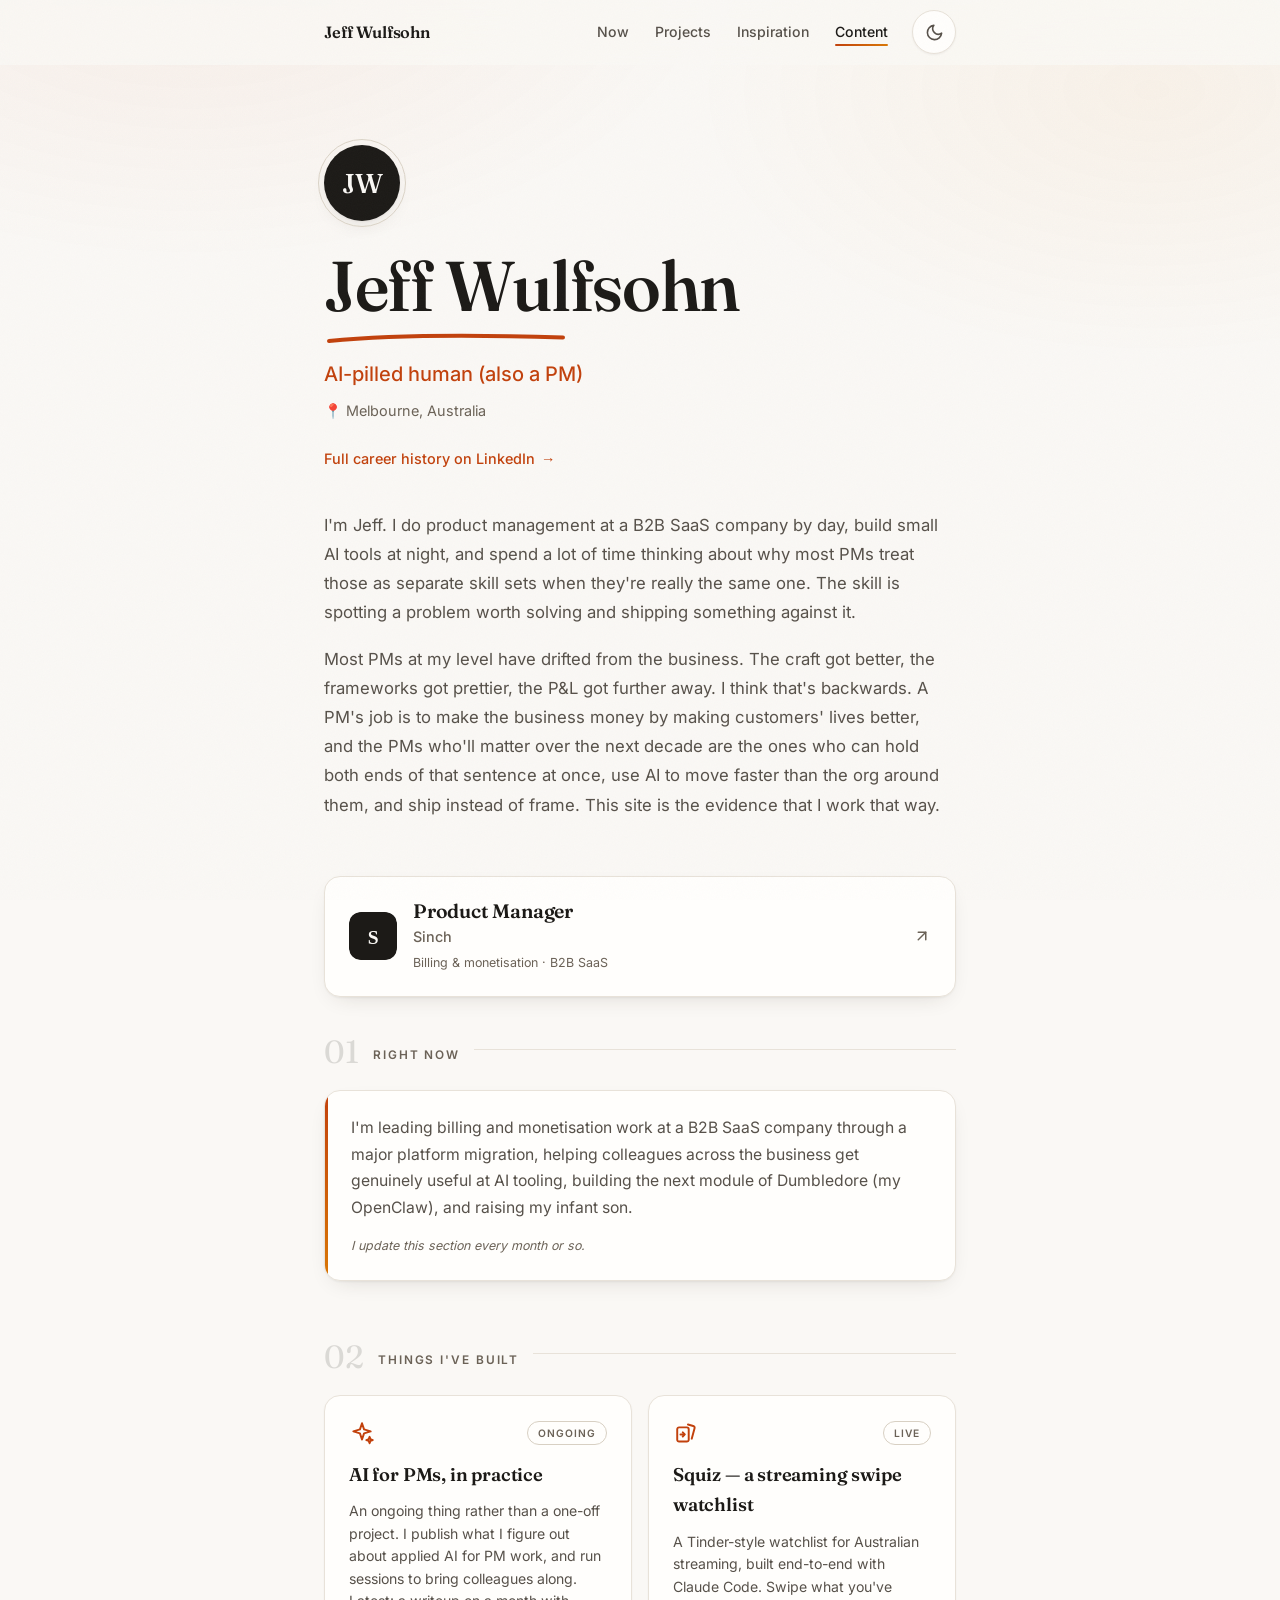
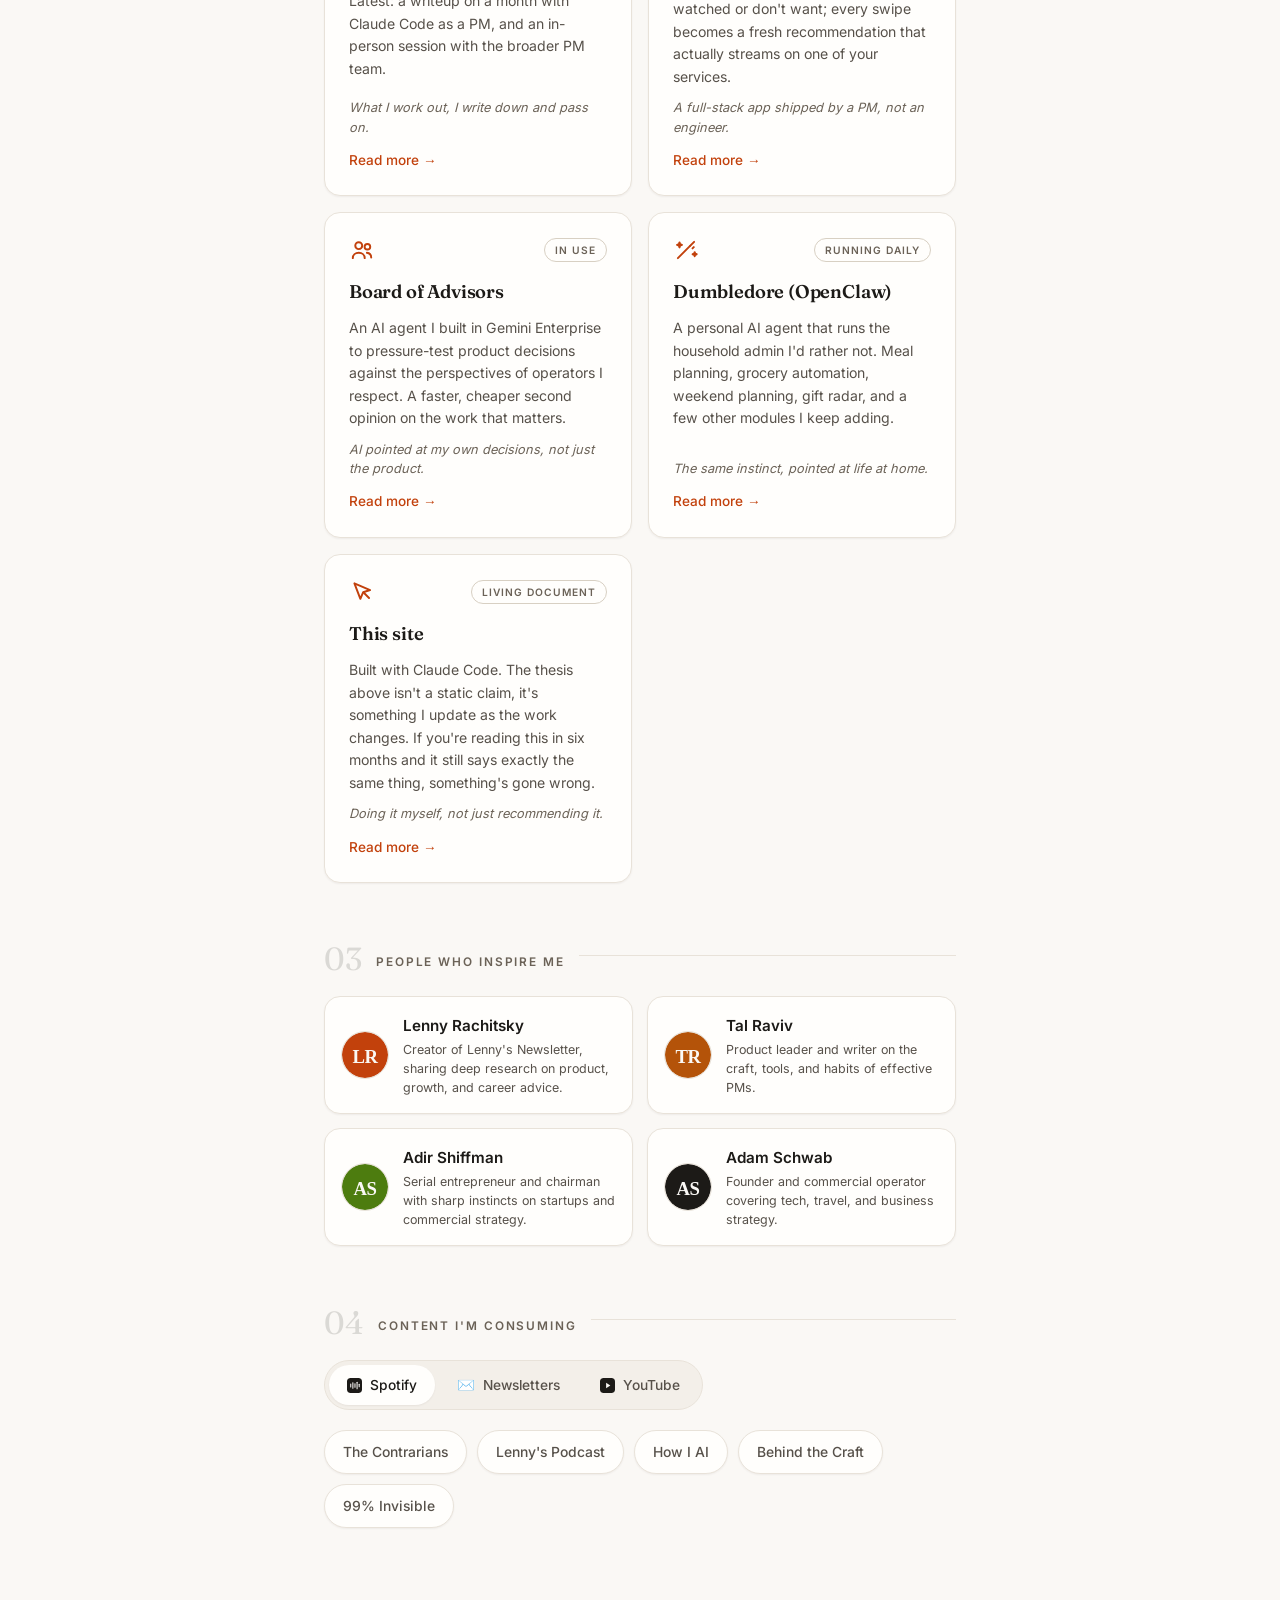
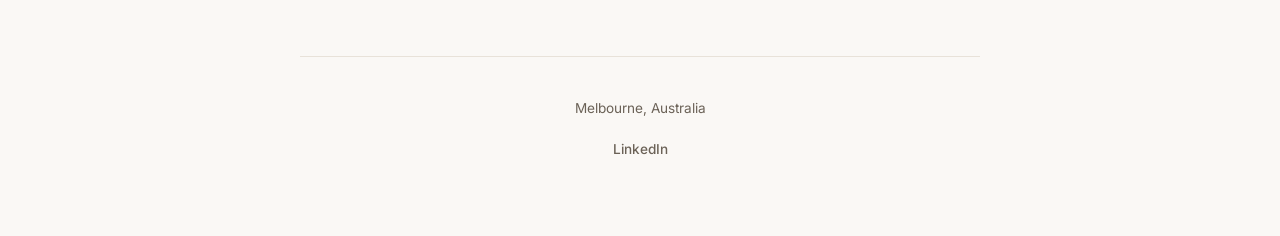
<file: index.html>
<!DOCTYPE html>
<html lang="en">
<head>
    <meta charset="UTF-8">
    <meta name="viewport" content="width=device-width, initial-scale=1.0">
    <title>Jeff Wulfsohn — Product Manager (AI-pilled)</title>
    <meta name="description" content="Jeff Wulfsohn — a product manager who treats AI and PM as the same skill: spotting a problem worth solving and shipping something against it. Based in Melbourne, Australia.">
    <link rel="canonical" href="https://checked0ut.github.io/jeff-personal-site/">
    <meta property="og:title" content="Jeff Wulfsohn — Product Manager (AI-pilled)">
    <meta property="og:description" content="A product manager who uses AI to move faster than the org around him, and ships instead of frames. The evidence lives here.">
    <meta property="og:type" content="website">
    <meta property="og:url" content="https://checked0ut.github.io/jeff-personal-site/">
    <meta property="og:image" content="https://checked0ut.github.io/jeff-personal-site/assets/og-image.png">
    <meta property="og:image:width" content="1200">
    <meta property="og:image:height" content="630">
    <meta property="og:image:alt" content="Jeff Wulfsohn — AI-pilled human (also a PM)">
    <meta name="twitter:card" content="summary_large_image">
    <meta name="twitter:image" content="https://checked0ut.github.io/jeff-personal-site/assets/og-image.png">
    <meta name="twitter:title" content="Jeff Wulfsohn — Product Manager (AI-pilled)">
    <meta name="twitter:description" content="A product manager who uses AI to move faster than the org around him, and ships instead of frames.">
    <meta name="theme-color" content="#faf8f5" media="(prefers-color-scheme: light)">
    <meta name="theme-color" content="#141210" media="(prefers-color-scheme: dark)">
    <link rel="icon" href="data:image/svg+xml,<svg xmlns='http://www.w3.org/2000/svg' viewBox='0 0 100 100'><circle cx='50' cy='50' r='50' fill='%231c1a17'/><text x='50' y='57' text-anchor='middle' dominant-baseline='middle' font-family='Georgia, serif' font-size='40' font-weight='600' fill='%23faf8f5'>JW</text></svg>">
    <link rel="preload" href="assets/fonts/fraunces-latin-standard-normal.woff2" as="font" type="font/woff2" crossorigin>
    <link rel="preload" href="assets/fonts/inter-latin-wght-normal.woff2" as="font" type="font/woff2" crossorigin>
    <link rel="stylesheet" href="styles.css">
    <script>
        // Apply saved/system theme before paint to avoid a flash
        (function () {
            document.documentElement.classList.add('js');
            var s = localStorage.getItem('theme');
            var d = window.matchMedia('(prefers-color-scheme: dark)').matches;
            if (s === 'dark' || (!s && d)) {
                document.documentElement.setAttribute('data-theme', 'dark');
            }
        })();
    </script>
    <script defer src="main.js"></script>
    <script type="application/ld+json">
    {
        "@context": "https://schema.org",
        "@type": "Person",
        "name": "Jeff Wulfsohn",
        "jobTitle": "Product Manager",
        "url": "https://checked0ut.github.io/jeff-personal-site/",
        "worksFor": { "@type": "Organization", "name": "Sinch" },
        "address": {
            "@type": "PostalAddress",
            "addressLocality": "Melbourne",
            "addressCountry": "Australia"
        },
        "sameAs": ["https://linkedin.com/in/jeff-wulfsohn"]
    }
    </script>
</head>
<body>
    <a class="skip-link" href="#main">Skip to content</a>

    <header class="site-header">
        <div class="site-header__inner">
            <a class="brand" href="./">Jeff Wulfsohn</a>
            <nav class="site-nav" id="site-nav" aria-label="Site sections">
                <a href="#now">Now</a>
                <a href="#projects">Projects</a>
                <a href="#inspiration">Inspiration</a>
                <a href="#content">Content</a>
            </nav>
            <div class="header-actions">
                <button type="button" class="theme-toggle" aria-label="Switch to dark mode">
                    <svg class="icon-moon" width="19" height="19" viewBox="0 0 24 24" fill="none" stroke="currentColor" stroke-width="2" stroke-linecap="round" stroke-linejoin="round" aria-hidden="true"><path d="M21 12.79A9 9 0 1 1 11.21 3 7 7 0 0 0 21 12.79z"/></svg>
                    <svg class="icon-sun" width="19" height="19" viewBox="0 0 24 24" fill="none" stroke="currentColor" stroke-width="2" stroke-linecap="round" stroke-linejoin="round" aria-hidden="true"><circle cx="12" cy="12" r="4"/><path d="M12 2v2"/><path d="M12 20v2"/><path d="m4.93 4.93 1.41 1.41"/><path d="m17.66 17.66 1.41 1.41"/><path d="M2 12h2"/><path d="M20 12h2"/><path d="m6.34 17.66-1.41 1.41"/><path d="m19.07 4.93-1.41 1.41"/></svg>
                </button>
                <button type="button" class="nav-toggle" aria-expanded="false" aria-controls="site-nav" aria-label="Open menu">
                    <span class="nav-toggle__bar"></span>
                    <span class="nav-toggle__bar"></span>
                    <span class="nav-toggle__bar"></span>
                </button>
            </div>
        </div>
    </header>

    <main class="container" id="main">
        <section class="hero">
            <!-- To use a real photo, replace the div below with:
                 <div class="avatar"><img src="assets/portrait.jpg" alt="" width="76" height="76"></div> -->
            <div class="avatar" aria-hidden="true">JW</div>
            <h1>Jeff Wulfsohn<svg class="hero-stroke" viewBox="0 0 240 12" aria-hidden="true"><path d="M3 9C58 3.5 128 2 237 5.5"/></svg></h1>
            <p class="tagline">AI-pilled human (also a PM)</p>
            <p class="location">📍 Melbourne, Australia</p>
            <p class="hero-cta"><a href="https://linkedin.com/in/jeff-wulfsohn" target="_blank" rel="noopener">Full career history on LinkedIn <span aria-hidden="true">→</span></a></p>
            <div class="lead">
                <p>I'm Jeff. I do product management at a B2B SaaS company by day, build small AI tools at night, and spend a lot of time thinking about why most PMs treat those as separate skill sets when they're really the same one. The skill is spotting a problem worth solving and shipping something against it.</p>
                <p>Most PMs at my level have drifted from the business. The craft got better, the frameworks got prettier, the P&amp;L got further away. I think that's backwards. A PM's job is to make the business money by making customers' lives better, and the PMs who'll matter over the next decade are the ones who can hold both ends of that sentence at once, use AI to move faster than the org around them, and ship instead of frame. This site is the evidence that I work that way.</p>
            </div>
        </section>

        <a class="current-role" href="https://sinch.com/" target="_blank" rel="noopener" aria-label="Product Manager at Sinch — opens sinch.com">
            <div class="role-header">
                <div class="company-logo">
                    <img src="assets/icons/sinch.svg" alt="Sinch" width="64" height="64" decoding="async">
                </div>
                <div class="role-identity">
                    <h2 class="role">Product Manager</h2>
                    <p class="company">Sinch</p>
                    <p class="role-scope">Billing &amp; monetisation · B2B SaaS</p>
                </div>
                <svg class="role-arrow" width="18" height="18" viewBox="0 0 24 24" fill="none" stroke="currentColor" stroke-width="2" stroke-linecap="round" stroke-linejoin="round" aria-hidden="true"><path d="M7 17 17 7"/><path d="M7 7h10v10"/></svg>
            </div>
        </a>

        <section class="section reveal" id="now">
            <h2 class="section-title" data-num="01">Right now</h2>
            <div class="right-now">
                <!-- Recruiter feedback: one scale marker here does a lot of work —
                     what the migration touches, or how many colleagues you're
                     helping get useful at AI. Even a directional shape converts
                     this from a claim into evidence. -->
                <p>I'm leading billing and monetisation work at a B2B SaaS company through a major platform migration, helping colleagues across the business get genuinely useful at AI tooling, building the next module of Dumbledore (my OpenClaw), and raising my infant son.</p>
                <span class="update-note">I update this section every month or so.</span>
            </div>
        </section>

        <section class="section" id="projects">
            <h2 class="section-title" data-num="02">Things I've built</h2>
            <div class="project-grid">
                <a class="project-card reveal" href="projects/ai-for-pms/">
                    <span class="project-card__top">
                        <svg class="project-glyph" viewBox="0 0 24 24" fill="none" stroke="currentColor" stroke-width="1.8" stroke-linecap="round" stroke-linejoin="round" aria-hidden="true"><path d="M12 3l1.9 5.7L20 10.5l-6.1 1.8L12 18l-1.9-5.7L4 10.5l6.1-1.8L12 3z"/><path d="M19 15.5l.8 2.2 2.2.8-2.2.8-.8 2.2-.8-2.2-2.2-.8 2.2-.8.8-2.2z"/></svg>
                        <span class="project-chip">Ongoing</span>
                    </span>
                    <span class="project-card__title vt-ai-for-pms">AI for PMs, in practice</span>
                    <span class="project-card__desc">An ongoing thing rather than a one-off project. I publish what I figure out about applied AI for PM work, and run sessions to bring colleagues along. Latest: a writeup on a month with Claude Code as a PM, and an in-person session with the broader PM team.</span>
                    <span class="project-card__note">What I work out, I write down and pass on.</span>
                    <span class="read-more">Read more →</span>
                </a>

                <a class="project-card reveal" href="projects/squiz/">
                    <span class="project-card__top">
                        <svg class="project-glyph" viewBox="0 0 24 24" fill="none" stroke="currentColor" stroke-width="1.8" stroke-linecap="round" stroke-linejoin="round" aria-hidden="true"><path d="M13.8 4.2l4.9 1.3a1.7 1.7 0 0 1 1.2 2.1l-2.6 9.6"/><path d="M5.6 6.8h7.2a1.7 1.7 0 0 1 1.7 1.7v9.7a1.7 1.7 0 0 1-1.7 1.7H5.6a1.7 1.7 0 0 1-1.7-1.7V8.5a1.7 1.7 0 0 1 1.7-1.7z"/><path d="M6.9 13.3h3.4"/><path d="M9 11.4l1.9 1.9L9 15.2"/></svg>
                        <span class="project-chip">Live</span>
                    </span>
                    <span class="project-card__title vt-squiz">Squiz — a streaming swipe watchlist</span>
                    <span class="project-card__desc">A Tinder-style watchlist for Australian streaming, built end-to-end with Claude Code. Swipe what you've watched or don't want; every swipe becomes a fresh recommendation that actually streams on one of your services.</span>
                    <span class="project-card__note">A full-stack app shipped by a PM, not an engineer.</span>
                    <span class="read-more">Read more →</span>
                </a>

                <a class="project-card reveal" href="projects/board-of-advisors/">
                    <span class="project-card__top">
                        <svg class="project-glyph" viewBox="0 0 24 24" fill="none" stroke="currentColor" stroke-width="1.8" stroke-linecap="round" stroke-linejoin="round" aria-hidden="true"><circle cx="9" cy="8" r="3.2"/><path d="M3.5 19.5c0-3 2.5-5 5.5-5s5.5 2 5.5 5"/><circle cx="17" cy="9" r="2.6"/><path d="M16.5 14.6c2.4.3 4 2 4 4.4"/></svg>
                        <span class="project-chip">In use</span>
                    </span>
                    <span class="project-card__title vt-board-of-advisors">Board of Advisors</span>
                    <span class="project-card__desc">An AI agent I built in Gemini Enterprise to pressure-test product decisions against the perspectives of operators I respect. A faster, cheaper second opinion on the work that matters.</span>
                    <span class="project-card__note">AI pointed at my own decisions, not just the product.</span>
                    <span class="read-more">Read more →</span>
                </a>

                <a class="project-card reveal" href="projects/dumbledore/">
                    <span class="project-card__top">
                        <svg class="project-glyph" viewBox="0 0 24 24" fill="none" stroke="currentColor" stroke-width="1.8" stroke-linecap="round" stroke-linejoin="round" aria-hidden="true"><path d="M4.5 19.5L16 8"/><path d="M16 8l3.5-3.5"/><path d="M18 10.5l1.2-1.2"/><path d="M6 5l.6 1.7L8.3 7.3l-1.7.6L6 9.6l-.6-1.7-1.7-.6 1.7-.6L6 5z"/><path d="M20 14l.5 1.4 1.4.5-1.4.5L20 17.8l-.5-1.4-1.4-.5 1.4-.5L20 14z"/></svg>
                        <span class="project-chip">Running daily</span>
                    </span>
                    <span class="project-card__title vt-dumbledore">Dumbledore (OpenClaw)</span>
                    <span class="project-card__desc">A personal AI agent that runs the household admin I'd rather not. Meal planning, grocery automation, weekend planning, gift radar, and a few other modules I keep adding.</span>
                    <span class="project-card__note">The same instinct, pointed at life at home.</span>
                    <span class="read-more">Read more →</span>
                </a>

                <a class="project-card reveal" href="projects/this-site/">
                    <span class="project-card__top">
                        <svg class="project-glyph" viewBox="0 0 24 24" fill="none" stroke="currentColor" stroke-width="1.8" stroke-linecap="round" stroke-linejoin="round" aria-hidden="true"><path d="M5 4l14.5 6.2-6.4 2-2.6 6.1L5 4z"/><path d="M13.5 12.5l5 5"/></svg>
                        <span class="project-chip">Living document</span>
                    </span>
                    <span class="project-card__title vt-this-site">This site</span>
                    <span class="project-card__desc">Built with Claude Code. The thesis above isn't a static claim, it's something I update as the work changes. If you're reading this in six months and it still says exactly the same thing, something's gone wrong.</span>
                    <span class="project-card__note">Doing it myself, not just recommending it.</span>
                    <span class="read-more">Read more →</span>
                </a>
            </div>
        </section>

        <section class="section" id="inspiration">
            <h2 class="section-title" data-num="03">People who inspire me</h2>
            <div class="inspiration-grid">
                <a href="https://www.lennysnewsletter.com" target="_blank" rel="noopener" class="inspiration-item reveal">
                    <img src="assets/icons/lenny-rachitsky.svg" alt="" width="48" height="48" loading="lazy" decoding="async">
                    <div class="inspiration-info">
                        <h4>Lenny Rachitsky</h4>
                        <p>Creator of Lenny's Newsletter, sharing deep research on product, growth, and career advice.</p>
                    </div>
                </a>

                <a href="https://www.talraviv.co/" target="_blank" rel="noopener" class="inspiration-item reveal">
                    <img src="assets/icons/tal-raviv.svg" alt="" width="48" height="48" loading="lazy" decoding="async">
                    <div class="inspiration-info">
                        <h4>Tal Raviv</h4>
                        <p>Product leader and writer on the craft, tools, and habits of effective PMs.</p>
                    </div>
                </a>

                <a href="https://www.linkedin.com/in/adir-shiffman" target="_blank" rel="noopener" class="inspiration-item reveal">
                    <img src="assets/icons/adir-shiffman.svg" alt="" width="48" height="48" loading="lazy" decoding="async">
                    <div class="inspiration-info">
                        <h4>Adir Shiffman</h4>
                        <p>Serial entrepreneur and chairman with sharp instincts on startups and commercial strategy.</p>
                    </div>
                </a>

                <a href="https://www.linkedin.com/in/adam-schwab-64b439a" target="_blank" rel="noopener" class="inspiration-item reveal">
                    <img src="assets/icons/adam-schwab.svg" alt="" width="48" height="48" loading="lazy" decoding="async">
                    <div class="inspiration-info">
                        <h4>Adam Schwab</h4>
                        <p>Founder and commercial operator covering tech, travel, and business strategy.</p>
                    </div>
                </a>
            </div>
        </section>

        <section class="section reveal" id="content" data-tabs>
            <h2 class="section-title" data-num="04">Content I'm consuming</h2>

            <div class="content-section">
                <h4><img src="assets/icons/spotify.svg" alt="" width="16" height="16" loading="lazy" decoding="async"> Spotify</h4>
                <div class="content-grid">
                    <a href="https://open.spotify.com/show/764YvkB2GhdoyyWTmZWlFw" target="_blank" rel="noopener" class="content-item">The Contrarians</a>
                    <a href="https://open.spotify.com/show/2dR1MUZEHCOnz1LVfNac0j" target="_blank" rel="noopener" class="content-item">Lenny's Podcast</a>
                    <a href="https://open.spotify.com/show/4aRP2XSavdtrLG5FZoonOK" target="_blank" rel="noopener" class="content-item">How I AI</a>
                    <a href="https://open.spotify.com/show/3DpAbiHuflIjaQFjbHbQR9" target="_blank" rel="noopener" class="content-item">Behind the Craft</a>
                    <a href="https://open.spotify.com/show/2VRS1IJCTn2Nlkg33ZVfkM" target="_blank" rel="noopener" class="content-item">99% Invisible</a>
                </div>
            </div>

            <div class="content-section">
                <h4><span class="label-icon" aria-hidden="true">✉️</span> Newsletters</h4>
                <div class="content-grid">
                    <a href="https://www.lennysnewsletter.com" target="_blank" rel="noopener" class="content-item">Lenny's</a>
                    <a href="https://tldr.tech/" target="_blank" rel="noopener" class="content-item">TLDR</a>
                </div>
            </div>

            <div class="content-section">
                <h4><img src="assets/icons/youtube.svg" alt="" width="16" height="16" loading="lazy" decoding="async"> YouTube</h4>
                <div class="content-grid">
                    <a href="https://www.youtube.com/@mreflow" target="_blank" rel="noopener" class="content-item">Matt Wolfe</a>
                    <a href="https://www.youtube.com/@growproduct" target="_blank" rel="noopener" class="content-item">Aakash Gupta</a>
                    <a href="https://www.youtube.com/@GregIsenberg" target="_blank" rel="noopener" class="content-item">Greg Isenberg</a>
                </div>
            </div>
        </section>

    </main>

    <footer class="site-footer">
        <p>Melbourne, Australia</p>
        <div class="social-links">
            <a href="https://linkedin.com/in/jeff-wulfsohn" target="_blank" rel="noopener">LinkedIn</a>
        </div>
    </footer>
</body>
</html>
</file>
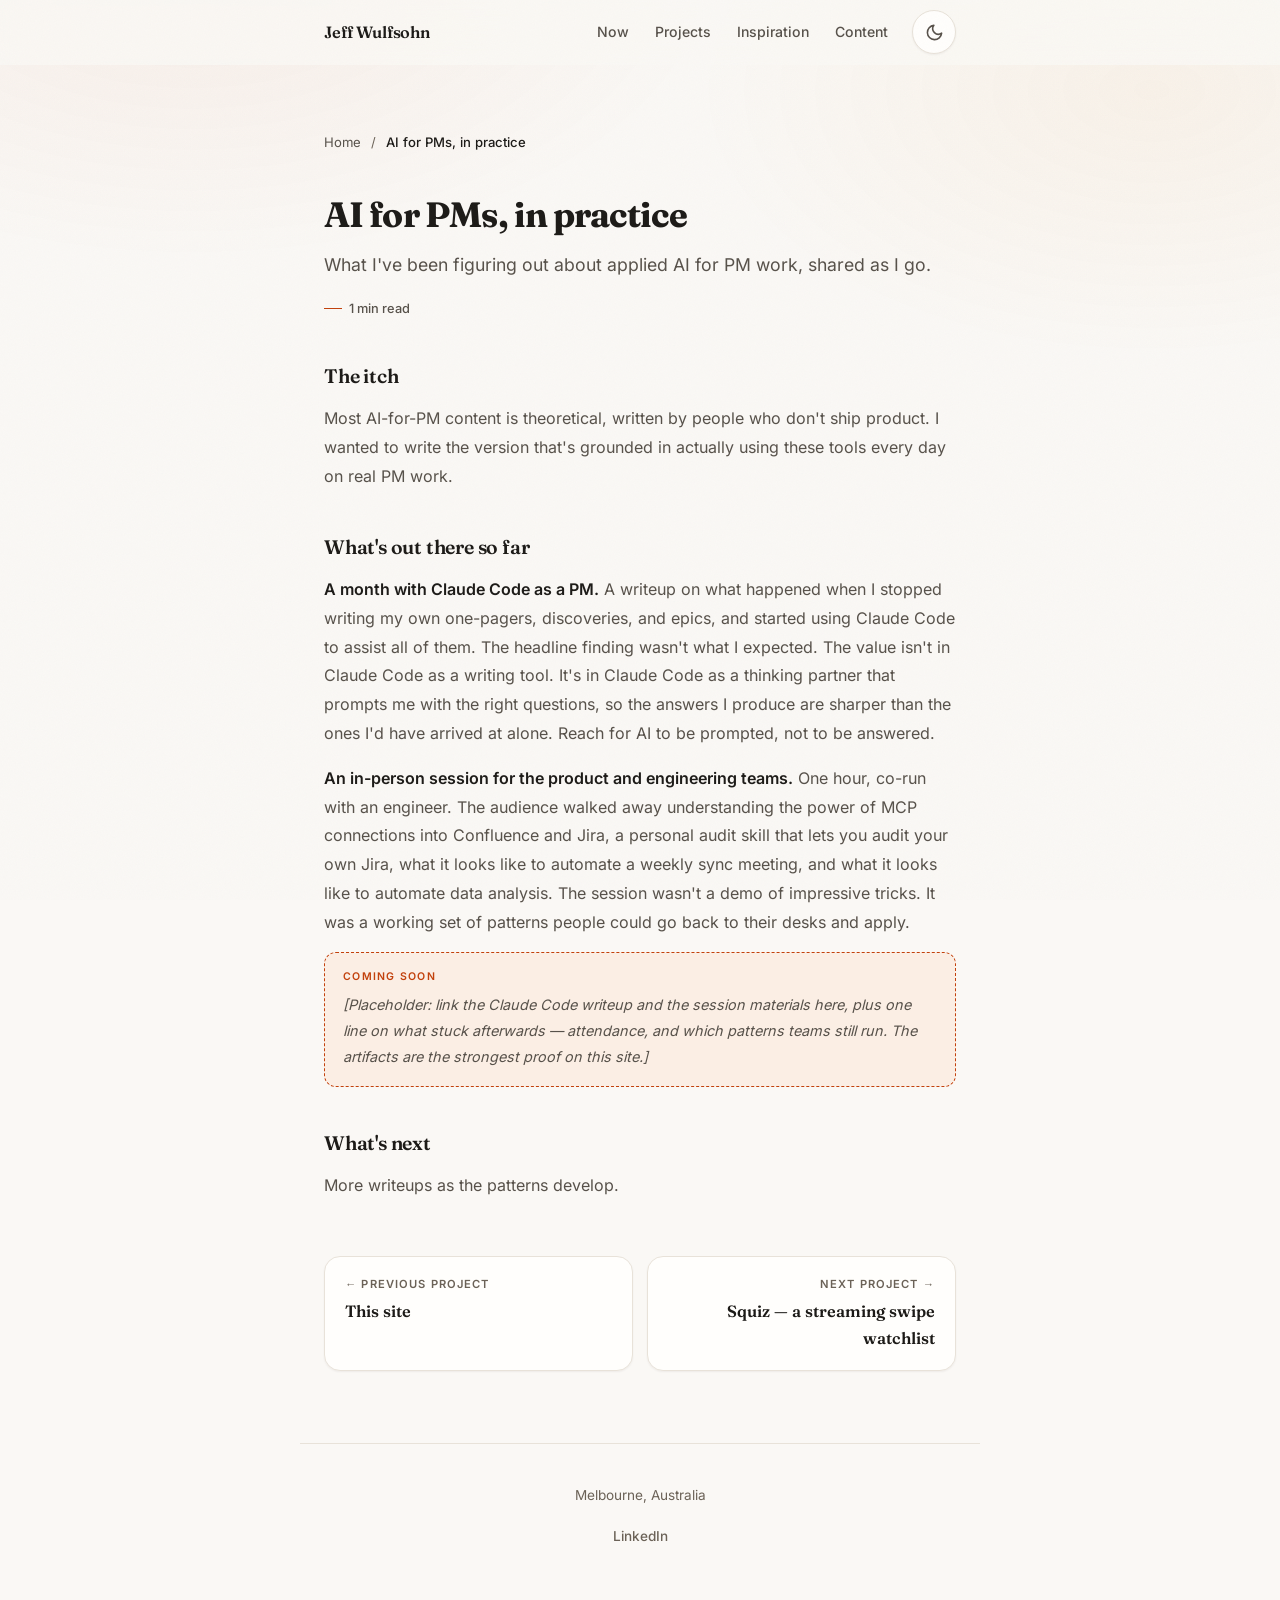
<file: projects/ai-for-pms/index.html>
<!DOCTYPE html>
<html lang="en">
<head>
    <meta charset="UTF-8">
    <meta name="viewport" content="width=device-width, initial-scale=1.0">
    <title>AI for PMs, in practice — Jeff Wulfsohn</title>
    <meta name="description" content="What I've been figuring out about applied AI for PM work, shared as I go — including a month using Claude Code as a PM and an in-person session for the product and engineering teams.">
    <link rel="canonical" href="https://checked0ut.github.io/jeff-personal-site/projects/ai-for-pms/">
    <meta property="og:title" content="AI for PMs, in practice — Jeff Wulfsohn">
    <meta property="og:description" content="Applied AI for PM work, grounded in actually using the tools every day on real PM work.">
    <meta property="og:type" content="article">
    <meta property="og:url" content="https://checked0ut.github.io/jeff-personal-site/projects/ai-for-pms/">
    <meta property="og:image" content="https://checked0ut.github.io/jeff-personal-site/assets/og-image.png">
    <meta property="og:image:width" content="1200">
    <meta property="og:image:height" content="630">
    <meta property="og:image:alt" content="Jeff Wulfsohn — AI-pilled human (also a PM)">
    <meta name="twitter:card" content="summary_large_image">
    <meta name="twitter:image" content="https://checked0ut.github.io/jeff-personal-site/assets/og-image.png">
    <meta name="theme-color" content="#faf8f5" media="(prefers-color-scheme: light)">
    <meta name="theme-color" content="#141210" media="(prefers-color-scheme: dark)">
    <link rel="icon" href="data:image/svg+xml,<svg xmlns='http://www.w3.org/2000/svg' viewBox='0 0 100 100'><circle cx='50' cy='50' r='50' fill='%231c1a17'/><text x='50' y='57' text-anchor='middle' dominant-baseline='middle' font-family='Georgia, serif' font-size='40' font-weight='600' fill='%23faf8f5'>JW</text></svg>">
    <link rel="preload" href="../../assets/fonts/fraunces-latin-standard-normal.woff2" as="font" type="font/woff2" crossorigin>
    <link rel="preload" href="../../assets/fonts/inter-latin-wght-normal.woff2" as="font" type="font/woff2" crossorigin>
    <link rel="stylesheet" href="../../styles.css">
    <script>
        (function () {
            document.documentElement.classList.add('js');
            var s = localStorage.getItem('theme');
            var d = window.matchMedia('(prefers-color-scheme: dark)').matches;
            if (s === 'dark' || (!s && d)) {
                document.documentElement.setAttribute('data-theme', 'dark');
            }
        })();
    </script>
    <script defer src="../../main.js"></script>
</head>
<body>
    <a class="skip-link" href="#main">Skip to content</a>

    <header class="site-header">
        <div class="site-header__inner">
            <a class="brand" href="../../">Jeff Wulfsohn</a>
            <nav class="site-nav" id="site-nav" aria-label="Site sections">
                <a href="../../#now">Now</a>
                <a href="../../#projects">Projects</a>
                <a href="../../#inspiration">Inspiration</a>
                <a href="../../#content">Content</a>
            </nav>
            <div class="header-actions">
                <button type="button" class="theme-toggle" aria-label="Switch to dark mode">
                    <svg class="icon-moon" width="19" height="19" viewBox="0 0 24 24" fill="none" stroke="currentColor" stroke-width="2" stroke-linecap="round" stroke-linejoin="round" aria-hidden="true"><path d="M21 12.79A9 9 0 1 1 11.21 3 7 7 0 0 0 21 12.79z"/></svg>
                    <svg class="icon-sun" width="19" height="19" viewBox="0 0 24 24" fill="none" stroke="currentColor" stroke-width="2" stroke-linecap="round" stroke-linejoin="round" aria-hidden="true"><circle cx="12" cy="12" r="4"/><path d="M12 2v2"/><path d="M12 20v2"/><path d="m4.93 4.93 1.41 1.41"/><path d="m17.66 17.66 1.41 1.41"/><path d="M2 12h2"/><path d="M20 12h2"/><path d="m6.34 17.66-1.41 1.41"/><path d="m19.07 4.93-1.41 1.41"/></svg>
                </button>
                <button type="button" class="nav-toggle" aria-expanded="false" aria-controls="site-nav" aria-label="Open menu">
                    <span class="nav-toggle__bar"></span>
                    <span class="nav-toggle__bar"></span>
                    <span class="nav-toggle__bar"></span>
                </button>
            </div>
        </div>
    </header>

    <main class="container" id="main">
        <nav class="breadcrumb" aria-label="Breadcrumb">
            <a href="../../">Home</a><span class="sep">/</span><span class="current">AI for PMs, in practice</span>
        </nav>

        <article class="prose">
            <header class="article-header">
                <h1 class="vt-ai-for-pms">AI for PMs, in practice</h1>
                <p class="article-dek">What I've been figuring out about applied AI for PM work, shared as I go.</p>
            </header>

            <h2>The itch</h2>
            <p>Most AI-for-PM content is theoretical, written by people who don't ship product. I wanted to write the version that's grounded in actually using these tools every day on real PM work.</p>

            <h2>What's out there so far</h2>
            <p><span class="lead-in">A month with Claude Code as a PM.</span> A writeup on what happened when I stopped writing my own one-pagers, discoveries, and epics, and started using Claude Code to assist all of them. The headline finding wasn't what I expected. The value isn't in Claude Code as a writing tool. It's in Claude Code as a thinking partner that prompts me with the right questions, so the answers I produce are sharper than the ones I'd have arrived at alone. Reach for AI to be prompted, not to be answered.</p>
            <p><span class="lead-in">An in-person session for the product and engineering teams.</span> One hour, co-run with an engineer. The audience walked away understanding the power of MCP connections into Confluence and Jira, a personal audit skill that lets you audit your own Jira, what it looks like to automate a weekly sync meeting, and what it looks like to automate data analysis. The session wasn't a demo of impressive tricks. It was a working set of patterns people could go back to their desks and apply.</p>
            <p class="placeholder-note">[Placeholder: link the Claude Code writeup and the session materials here, plus one line on what stuck afterwards — attendance, and which patterns teams still run. The artifacts are the strongest proof on this site.]</p>

            <h2>What's next</h2>
            <p>More writeups as the patterns develop.</p>
        </article>

        <nav class="project-pager" aria-label="More projects">
            <a class="pager-link pager-prev" href="../this-site/">
                <span class="pager-label">&larr; Previous project</span>
                <span class="pager-title">This site</span>
            </a>
            <a class="pager-link pager-next" href="../squiz/">
                <span class="pager-label">Next project &rarr;</span>
                <span class="pager-title">Squiz — a streaming swipe watchlist</span>
            </a>
        </nav>
    </main>

    <footer class="site-footer">
        <p>Melbourne, Australia</p>
        <div class="social-links">
            <a href="https://linkedin.com/in/jeff-wulfsohn" target="_blank" rel="noopener">LinkedIn</a>
        </div>
    </footer>
</body>
</html>
</file>
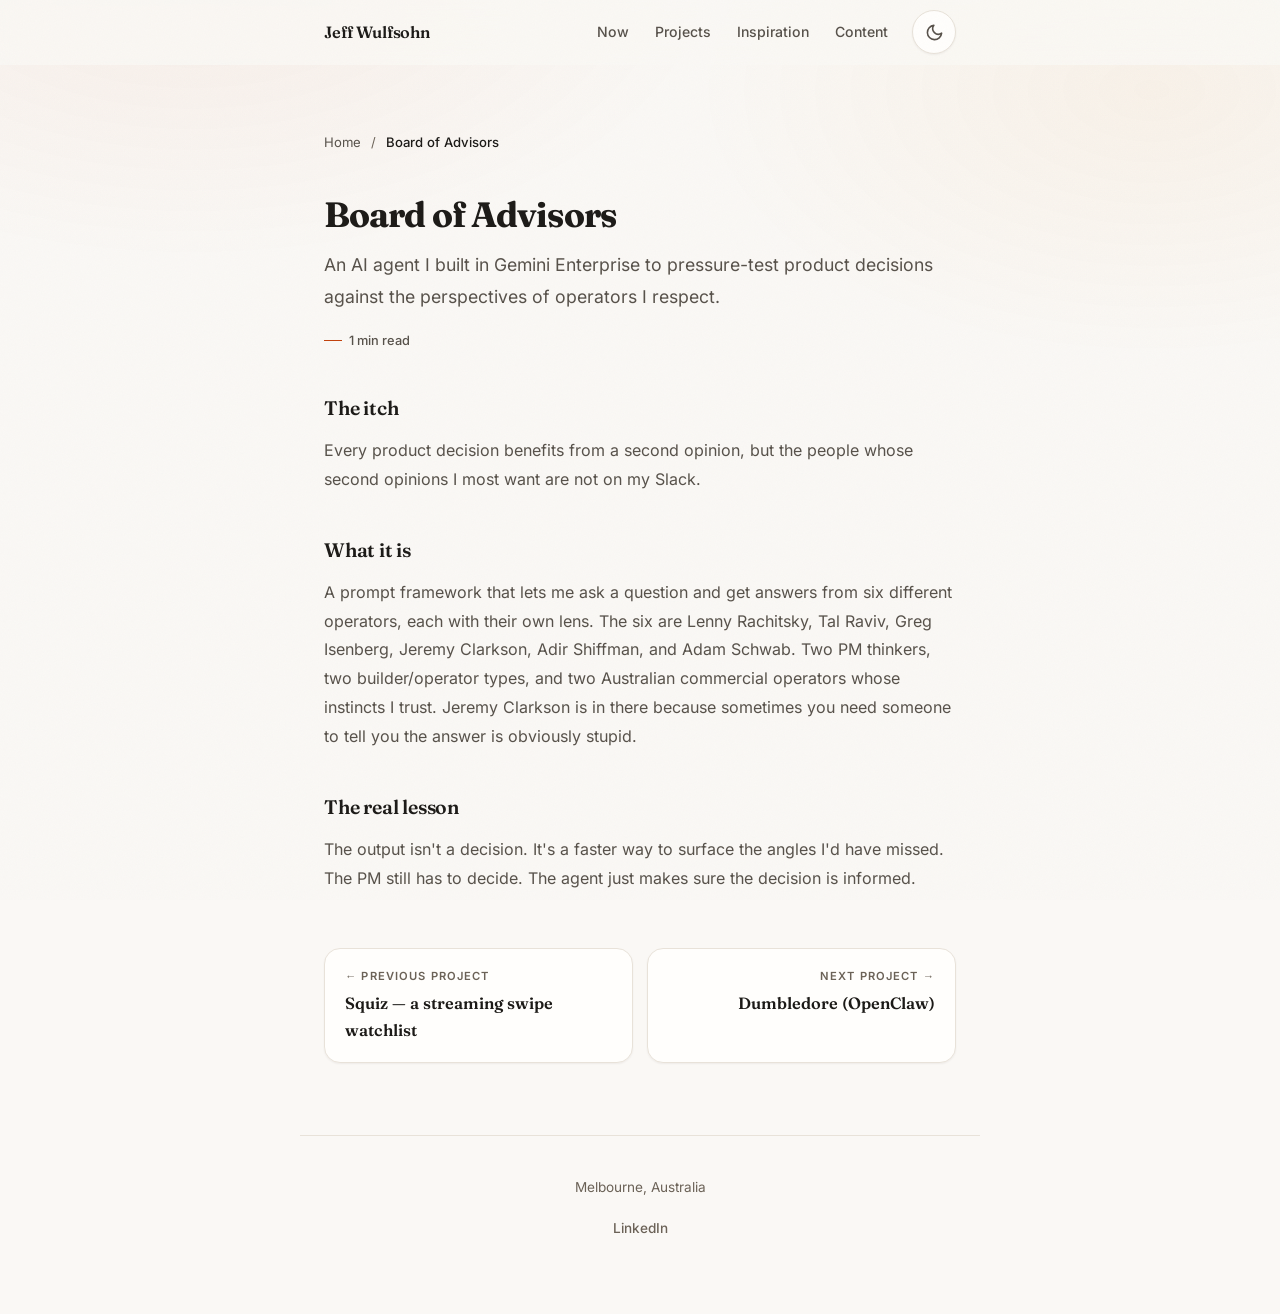
<file: projects/board-of-advisors/index.html>
<!DOCTYPE html>
<html lang="en">
<head>
    <meta charset="UTF-8">
    <meta name="viewport" content="width=device-width, initial-scale=1.0">
    <title>Board of Advisors — Jeff Wulfsohn</title>
    <meta name="description" content="An AI agent I built in Gemini Enterprise to pressure-test product decisions against the perspectives of six operators I respect — a faster, cheaper second opinion on the work that matters.">
    <link rel="canonical" href="https://checked0ut.github.io/jeff-personal-site/projects/board-of-advisors/">
    <meta property="og:title" content="Board of Advisors — Jeff Wulfsohn">
    <meta property="og:description" content="An AI agent that pressure-tests product decisions against the perspectives of operators I respect.">
    <meta property="og:type" content="article">
    <meta property="og:url" content="https://checked0ut.github.io/jeff-personal-site/projects/board-of-advisors/">
    <meta property="og:image" content="https://checked0ut.github.io/jeff-personal-site/assets/og-image.png">
    <meta property="og:image:width" content="1200">
    <meta property="og:image:height" content="630">
    <meta property="og:image:alt" content="Jeff Wulfsohn — AI-pilled human (also a PM)">
    <meta name="twitter:card" content="summary_large_image">
    <meta name="twitter:image" content="https://checked0ut.github.io/jeff-personal-site/assets/og-image.png">
    <meta name="theme-color" content="#faf8f5" media="(prefers-color-scheme: light)">
    <meta name="theme-color" content="#141210" media="(prefers-color-scheme: dark)">
    <link rel="icon" href="data:image/svg+xml,<svg xmlns='http://www.w3.org/2000/svg' viewBox='0 0 100 100'><circle cx='50' cy='50' r='50' fill='%231c1a17'/><text x='50' y='57' text-anchor='middle' dominant-baseline='middle' font-family='Georgia, serif' font-size='40' font-weight='600' fill='%23faf8f5'>JW</text></svg>">
    <link rel="preload" href="../../assets/fonts/fraunces-latin-standard-normal.woff2" as="font" type="font/woff2" crossorigin>
    <link rel="preload" href="../../assets/fonts/inter-latin-wght-normal.woff2" as="font" type="font/woff2" crossorigin>
    <link rel="stylesheet" href="../../styles.css">
    <script>
        (function () {
            document.documentElement.classList.add('js');
            var s = localStorage.getItem('theme');
            var d = window.matchMedia('(prefers-color-scheme: dark)').matches;
            if (s === 'dark' || (!s && d)) {
                document.documentElement.setAttribute('data-theme', 'dark');
            }
        })();
    </script>
    <script defer src="../../main.js"></script>
</head>
<body>
    <a class="skip-link" href="#main">Skip to content</a>

    <header class="site-header">
        <div class="site-header__inner">
            <a class="brand" href="../../">Jeff Wulfsohn</a>
            <nav class="site-nav" id="site-nav" aria-label="Site sections">
                <a href="../../#now">Now</a>
                <a href="../../#projects">Projects</a>
                <a href="../../#inspiration">Inspiration</a>
                <a href="../../#content">Content</a>
            </nav>
            <div class="header-actions">
                <button type="button" class="theme-toggle" aria-label="Switch to dark mode">
                    <svg class="icon-moon" width="19" height="19" viewBox="0 0 24 24" fill="none" stroke="currentColor" stroke-width="2" stroke-linecap="round" stroke-linejoin="round" aria-hidden="true"><path d="M21 12.79A9 9 0 1 1 11.21 3 7 7 0 0 0 21 12.79z"/></svg>
                    <svg class="icon-sun" width="19" height="19" viewBox="0 0 24 24" fill="none" stroke="currentColor" stroke-width="2" stroke-linecap="round" stroke-linejoin="round" aria-hidden="true"><circle cx="12" cy="12" r="4"/><path d="M12 2v2"/><path d="M12 20v2"/><path d="m4.93 4.93 1.41 1.41"/><path d="m17.66 17.66 1.41 1.41"/><path d="M2 12h2"/><path d="M20 12h2"/><path d="m6.34 17.66-1.41 1.41"/><path d="m19.07 4.93-1.41 1.41"/></svg>
                </button>
                <button type="button" class="nav-toggle" aria-expanded="false" aria-controls="site-nav" aria-label="Open menu">
                    <span class="nav-toggle__bar"></span>
                    <span class="nav-toggle__bar"></span>
                    <span class="nav-toggle__bar"></span>
                </button>
            </div>
        </div>
    </header>

    <main class="container" id="main">
        <nav class="breadcrumb" aria-label="Breadcrumb">
            <a href="../../">Home</a><span class="sep">/</span><span class="current">Board of Advisors</span>
        </nav>

        <article class="prose">
            <header class="article-header">
                <h1 class="vt-board-of-advisors">Board of Advisors</h1>
                <p class="article-dek">An AI agent I built in Gemini Enterprise to pressure-test product decisions against the perspectives of operators I respect.</p>
            </header>

            <h2>The itch</h2>
            <p>Every product decision benefits from a second opinion, but the people whose second opinions I most want are not on my Slack.</p>

            <h2>What it is</h2>
            <p>A prompt framework that lets me ask a question and get answers from six different operators, each with their own lens. The six are Lenny Rachitsky, Tal Raviv, Greg Isenberg, Jeremy Clarkson, Adir Shiffman, and Adam Schwab. Two PM thinkers, two builder/operator types, and two Australian commercial operators whose instincts I trust. Jeremy Clarkson is in there because sometimes you need someone to tell you the answer is obviously stupid.</p>

            <!-- Recruiter feedback: an empty evidence slot on an evidence site is
                 the thing a sceptic screenshots. Restore this section the moment
                 there's a real decision to describe:
                 <h2>What changed because of it</h2>
                 <p>[The decision, the angle the board surfaced, what changed.]</p> -->

            <h2>The real lesson</h2>
            <p>The output isn't a decision. It's a faster way to surface the angles I'd have missed. The PM still has to decide. The agent just makes sure the decision is informed.</p>
        </article>

        <nav class="project-pager" aria-label="More projects">
            <a class="pager-link pager-prev" href="../squiz/">
                <span class="pager-label">&larr; Previous project</span>
                <span class="pager-title">Squiz — a streaming swipe watchlist</span>
            </a>
            <a class="pager-link pager-next" href="../dumbledore/">
                <span class="pager-label">Next project &rarr;</span>
                <span class="pager-title">Dumbledore (OpenClaw)</span>
            </a>
        </nav>
    </main>

    <footer class="site-footer">
        <p>Melbourne, Australia</p>
        <div class="social-links">
            <a href="https://linkedin.com/in/jeff-wulfsohn" target="_blank" rel="noopener">LinkedIn</a>
        </div>
    </footer>
</body>
</html>
</file>
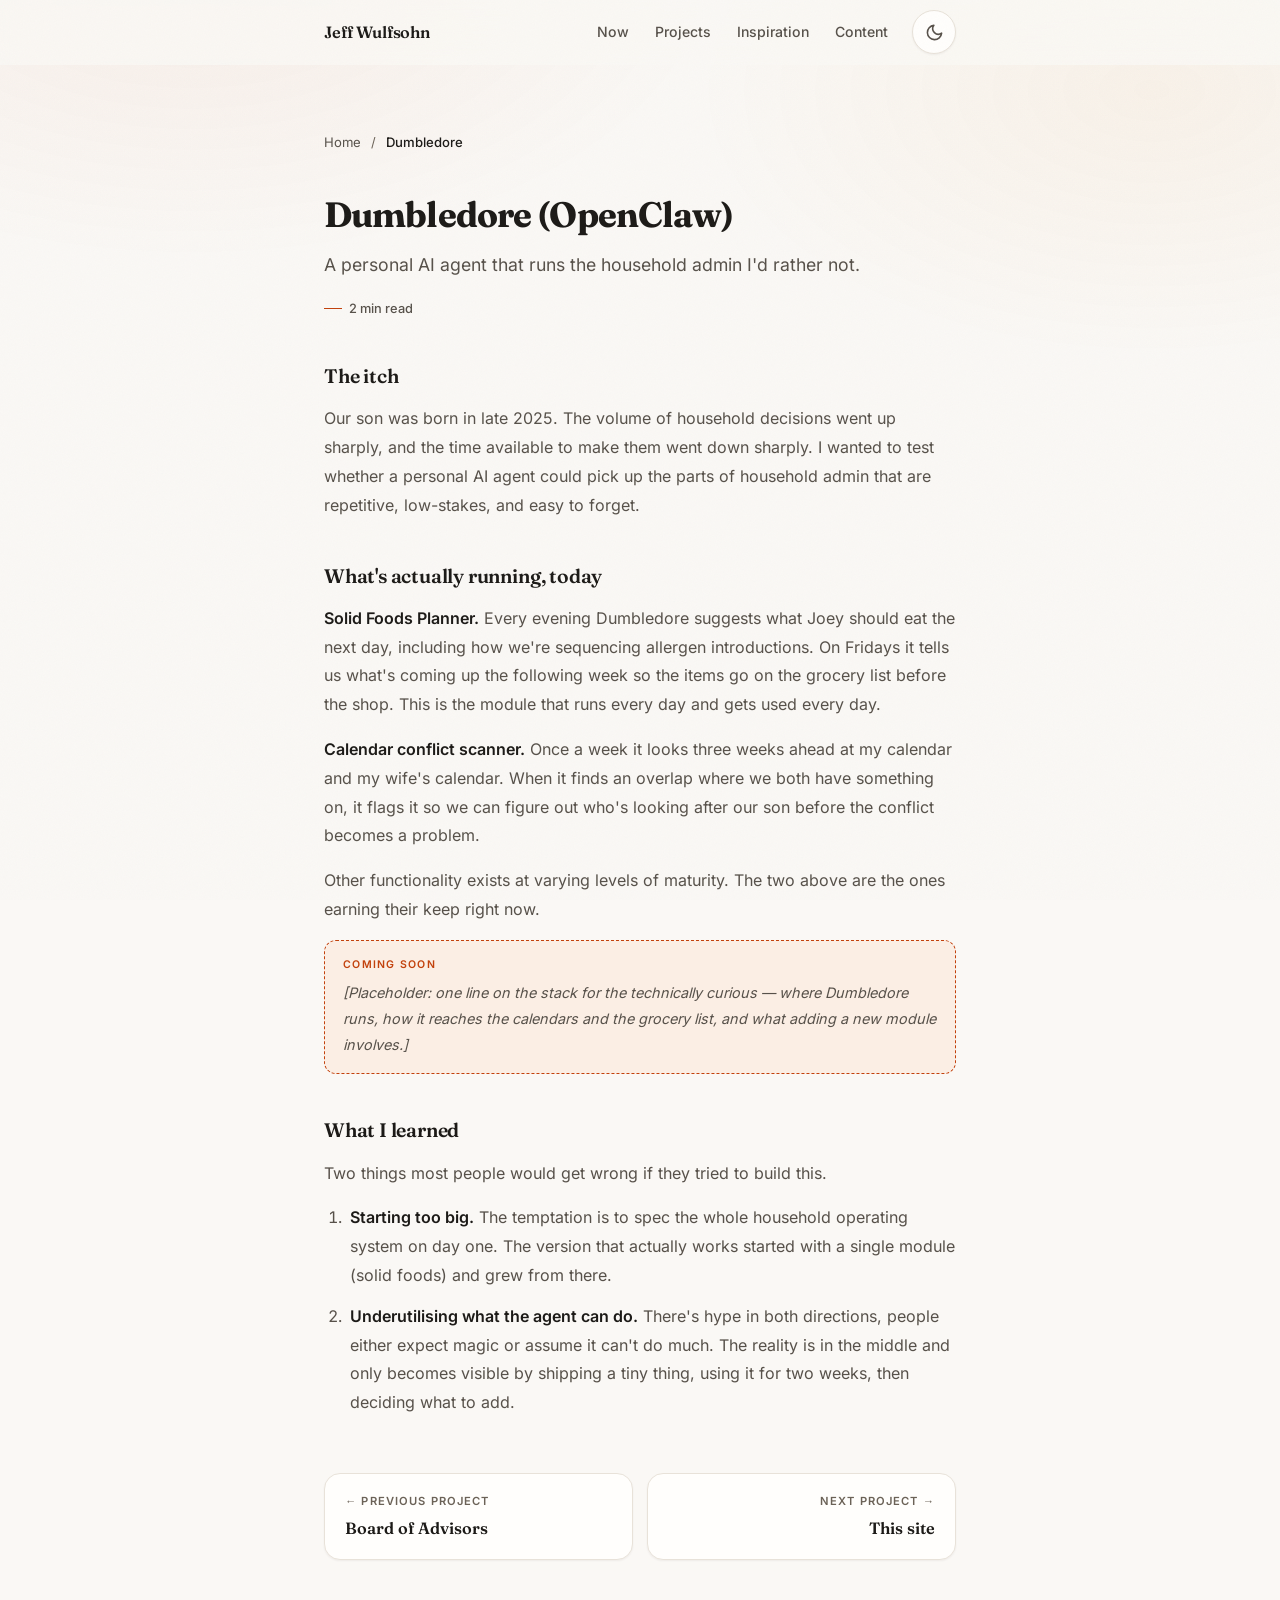
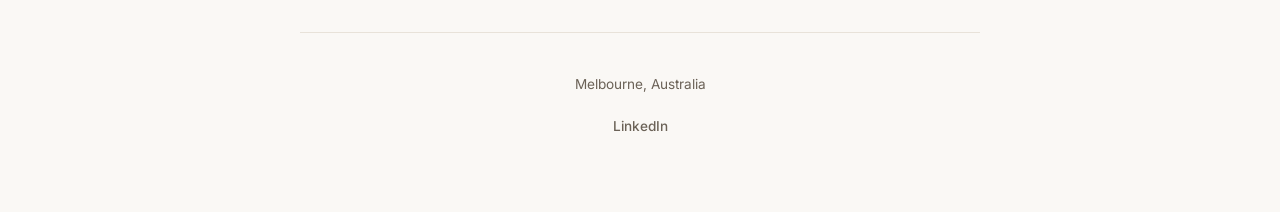
<file: projects/dumbledore/index.html>
<!DOCTYPE html>
<html lang="en">
<head>
    <meta charset="UTF-8">
    <meta name="viewport" content="width=device-width, initial-scale=1.0">
    <title>Dumbledore — Jeff Wulfsohn</title>
    <meta name="description" content="A personal AI agent that runs the household admin I'd rather not — a solid-foods planner and a calendar conflict scanner are the modules earning their keep right now.">
    <link rel="canonical" href="https://checked0ut.github.io/jeff-personal-site/projects/dumbledore/">
    <meta property="og:title" content="Dumbledore — Jeff Wulfsohn">
    <meta property="og:description" content="A personal AI agent that runs the household admin I'd rather not.">
    <meta property="og:type" content="article">
    <meta property="og:url" content="https://checked0ut.github.io/jeff-personal-site/projects/dumbledore/">
    <meta property="og:image" content="https://checked0ut.github.io/jeff-personal-site/assets/og-image.png">
    <meta property="og:image:width" content="1200">
    <meta property="og:image:height" content="630">
    <meta property="og:image:alt" content="Jeff Wulfsohn — AI-pilled human (also a PM)">
    <meta name="twitter:card" content="summary_large_image">
    <meta name="twitter:image" content="https://checked0ut.github.io/jeff-personal-site/assets/og-image.png">
    <meta name="theme-color" content="#faf8f5" media="(prefers-color-scheme: light)">
    <meta name="theme-color" content="#141210" media="(prefers-color-scheme: dark)">
    <link rel="icon" href="data:image/svg+xml,<svg xmlns='http://www.w3.org/2000/svg' viewBox='0 0 100 100'><circle cx='50' cy='50' r='50' fill='%231c1a17'/><text x='50' y='57' text-anchor='middle' dominant-baseline='middle' font-family='Georgia, serif' font-size='40' font-weight='600' fill='%23faf8f5'>JW</text></svg>">
    <link rel="preload" href="../../assets/fonts/fraunces-latin-standard-normal.woff2" as="font" type="font/woff2" crossorigin>
    <link rel="preload" href="../../assets/fonts/inter-latin-wght-normal.woff2" as="font" type="font/woff2" crossorigin>
    <link rel="stylesheet" href="../../styles.css">
    <script>
        (function () {
            document.documentElement.classList.add('js');
            var s = localStorage.getItem('theme');
            var d = window.matchMedia('(prefers-color-scheme: dark)').matches;
            if (s === 'dark' || (!s && d)) {
                document.documentElement.setAttribute('data-theme', 'dark');
            }
        })();
    </script>
    <script defer src="../../main.js"></script>
</head>
<body>
    <a class="skip-link" href="#main">Skip to content</a>

    <header class="site-header">
        <div class="site-header__inner">
            <a class="brand" href="../../">Jeff Wulfsohn</a>
            <nav class="site-nav" id="site-nav" aria-label="Site sections">
                <a href="../../#now">Now</a>
                <a href="../../#projects">Projects</a>
                <a href="../../#inspiration">Inspiration</a>
                <a href="../../#content">Content</a>
            </nav>
            <div class="header-actions">
                <button type="button" class="theme-toggle" aria-label="Switch to dark mode">
                    <svg class="icon-moon" width="19" height="19" viewBox="0 0 24 24" fill="none" stroke="currentColor" stroke-width="2" stroke-linecap="round" stroke-linejoin="round" aria-hidden="true"><path d="M21 12.79A9 9 0 1 1 11.21 3 7 7 0 0 0 21 12.79z"/></svg>
                    <svg class="icon-sun" width="19" height="19" viewBox="0 0 24 24" fill="none" stroke="currentColor" stroke-width="2" stroke-linecap="round" stroke-linejoin="round" aria-hidden="true"><circle cx="12" cy="12" r="4"/><path d="M12 2v2"/><path d="M12 20v2"/><path d="m4.93 4.93 1.41 1.41"/><path d="m17.66 17.66 1.41 1.41"/><path d="M2 12h2"/><path d="M20 12h2"/><path d="m6.34 17.66-1.41 1.41"/><path d="m19.07 4.93-1.41 1.41"/></svg>
                </button>
                <button type="button" class="nav-toggle" aria-expanded="false" aria-controls="site-nav" aria-label="Open menu">
                    <span class="nav-toggle__bar"></span>
                    <span class="nav-toggle__bar"></span>
                    <span class="nav-toggle__bar"></span>
                </button>
            </div>
        </div>
    </header>

    <main class="container" id="main">
        <nav class="breadcrumb" aria-label="Breadcrumb">
            <a href="../../">Home</a><span class="sep">/</span><span class="current">Dumbledore</span>
        </nav>

        <article class="prose">
            <header class="article-header">
                <h1 class="vt-dumbledore">Dumbledore (OpenClaw)</h1>
                <p class="article-dek">A personal AI agent that runs the household admin I'd rather not.</p>
            </header>

            <h2>The itch</h2>
            <p>Our son was born in late 2025. The volume of household decisions went up sharply, and the time available to make them went down sharply. I wanted to test whether a personal AI agent could pick up the parts of household admin that are repetitive, low-stakes, and easy to forget.</p>

            <h2>What's actually running, today</h2>
            <p><span class="lead-in">Solid Foods Planner.</span> Every evening Dumbledore suggests what Joey should eat the next day, including how we're sequencing allergen introductions. On Fridays it tells us what's coming up the following week so the items go on the grocery list before the shop. This is the module that runs every day and gets used every day.</p>
            <p><span class="lead-in">Calendar conflict scanner.</span> Once a week it looks three weeks ahead at my calendar and my wife's calendar. When it finds an overlap where we both have something on, it flags it so we can figure out who's looking after our son before the conflict becomes a problem.</p>
            <p>Other functionality exists at varying levels of maturity. The two above are the ones earning their keep right now.</p>
            <p class="placeholder-note">[Placeholder: one line on the stack for the technically curious — where Dumbledore runs, how it reaches the calendars and the grocery list, and what adding a new module involves.]</p>

            <h2>What I learned</h2>
            <p>Two things most people would get wrong if they tried to build this.</p>
            <ol>
                <li><span class="lead-in">Starting too big.</span> The temptation is to spec the whole household operating system on day one. The version that actually works started with a single module (solid foods) and grew from there.</li>
                <li><span class="lead-in">Underutilising what the agent can do.</span> There's hype in both directions, people either expect magic or assume it can't do much. The reality is in the middle and only becomes visible by shipping a tiny thing, using it for two weeks, then deciding what to add.</li>
            </ol>
        </article>

        <nav class="project-pager" aria-label="More projects">
            <a class="pager-link pager-prev" href="../board-of-advisors/">
                <span class="pager-label">&larr; Previous project</span>
                <span class="pager-title">Board of Advisors</span>
            </a>
            <a class="pager-link pager-next" href="../this-site/">
                <span class="pager-label">Next project &rarr;</span>
                <span class="pager-title">This site</span>
            </a>
        </nav>
    </main>

    <footer class="site-footer">
        <p>Melbourne, Australia</p>
        <div class="social-links">
            <a href="https://linkedin.com/in/jeff-wulfsohn" target="_blank" rel="noopener">LinkedIn</a>
        </div>
    </footer>
</body>
</html>
</file>
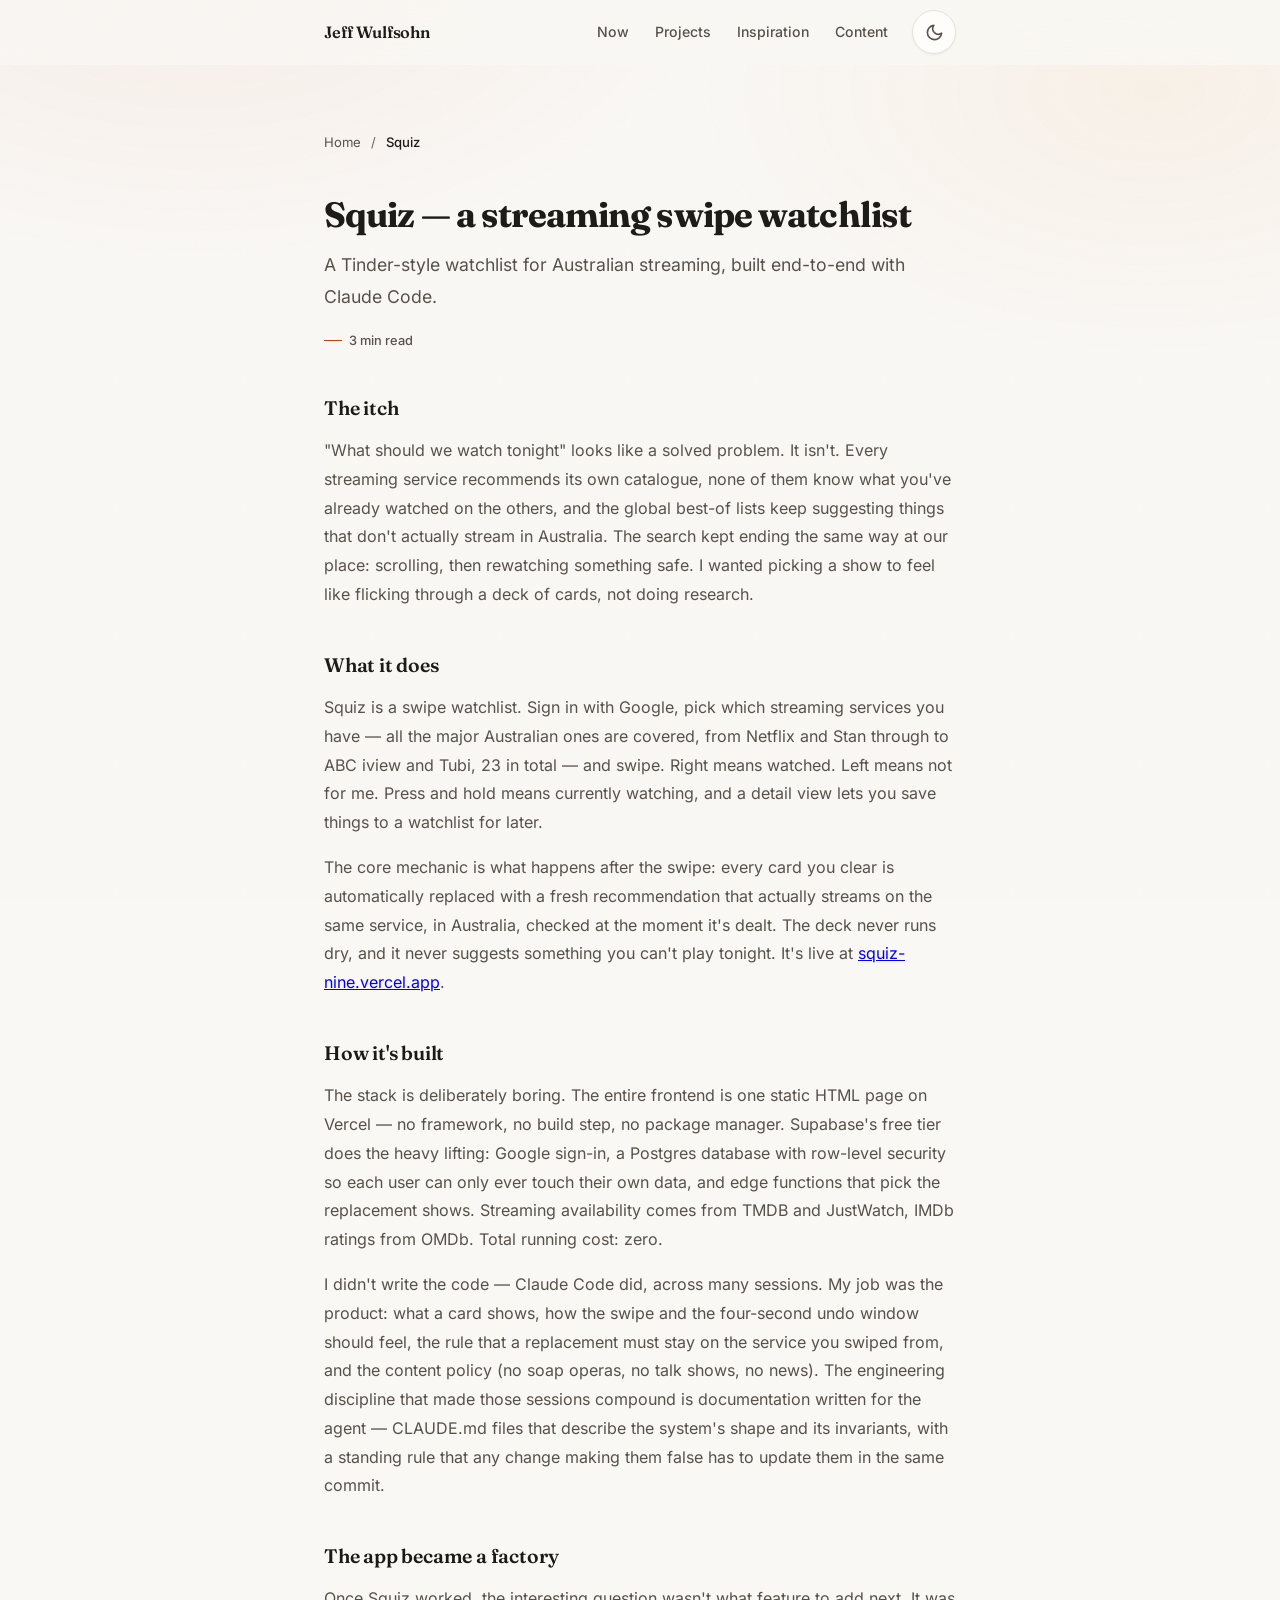
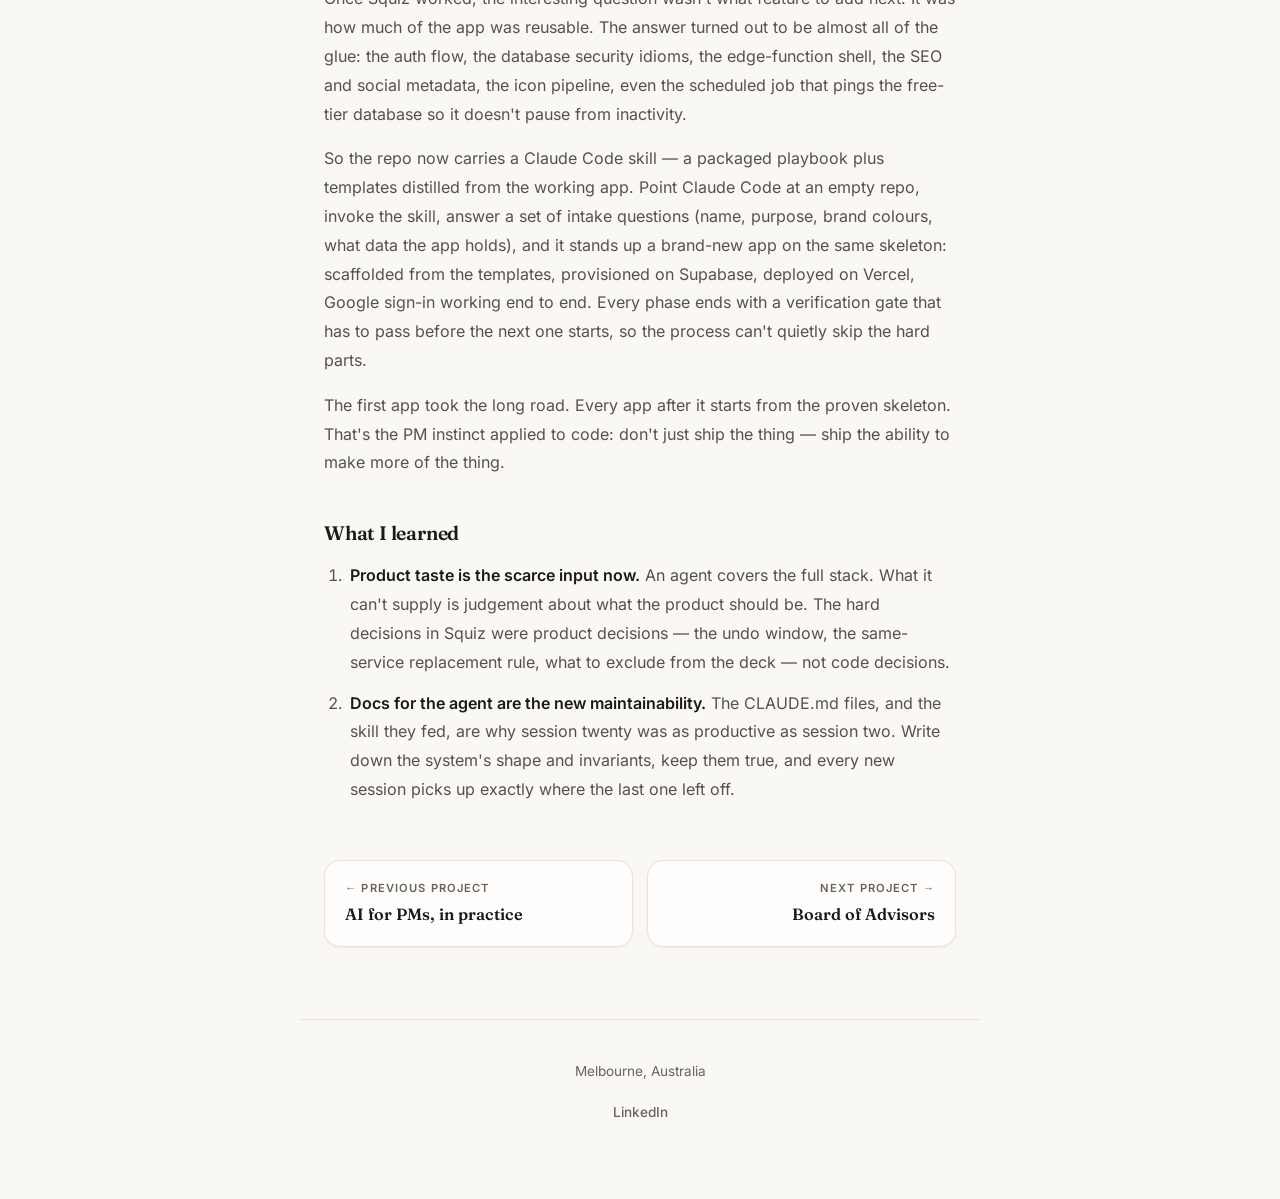
<file: projects/squiz/index.html>
<!DOCTYPE html>
<html lang="en">
<head>
    <meta charset="UTF-8">
    <meta name="viewport" content="width=device-width, initial-scale=1.0">
    <title>Squiz — a streaming swipe watchlist — Jeff Wulfsohn</title>
    <meta name="description" content="A Tinder-style watchlist for Australian streaming, built end-to-end with Claude Code — one static page, a free Supabase backend, and a reusable skill that scaffolds new apps from the same skeleton.">
    <link rel="canonical" href="https://checked0ut.github.io/jeff-personal-site/projects/squiz/">
    <meta property="og:title" content="Squiz — a streaming swipe watchlist — Jeff Wulfsohn">
    <meta property="og:description" content="A Tinder-style watchlist for Australian streaming, built end-to-end with Claude Code.">
    <meta property="og:type" content="article">
    <meta property="og:url" content="https://checked0ut.github.io/jeff-personal-site/projects/squiz/">
    <meta property="og:image" content="https://checked0ut.github.io/jeff-personal-site/assets/og-image.png">
    <meta property="og:image:width" content="1200">
    <meta property="og:image:height" content="630">
    <meta property="og:image:alt" content="Jeff Wulfsohn — AI-pilled human (also a PM)">
    <meta name="twitter:card" content="summary_large_image">
    <meta name="twitter:image" content="https://checked0ut.github.io/jeff-personal-site/assets/og-image.png">
    <meta name="theme-color" content="#faf8f5" media="(prefers-color-scheme: light)">
    <meta name="theme-color" content="#141210" media="(prefers-color-scheme: dark)">
    <link rel="icon" href="data:image/svg+xml,<svg xmlns='http://www.w3.org/2000/svg' viewBox='0 0 100 100'><circle cx='50' cy='50' r='50' fill='%231c1a17'/><text x='50' y='57' text-anchor='middle' dominant-baseline='middle' font-family='Georgia, serif' font-size='40' font-weight='600' fill='%23faf8f5'>JW</text></svg>">
    <link rel="preload" href="../../assets/fonts/fraunces-latin-standard-normal.woff2" as="font" type="font/woff2" crossorigin>
    <link rel="preload" href="../../assets/fonts/inter-latin-wght-normal.woff2" as="font" type="font/woff2" crossorigin>
    <link rel="stylesheet" href="../../styles.css">
    <script>
        (function () {
            document.documentElement.classList.add('js');
            var s = localStorage.getItem('theme');
            var d = window.matchMedia('(prefers-color-scheme: dark)').matches;
            if (s === 'dark' || (!s && d)) {
                document.documentElement.setAttribute('data-theme', 'dark');
            }
        })();
    </script>
    <script defer src="../../main.js"></script>
</head>
<body>
    <a class="skip-link" href="#main">Skip to content</a>

    <header class="site-header">
        <div class="site-header__inner">
            <a class="brand" href="../../">Jeff Wulfsohn</a>
            <nav class="site-nav" id="site-nav" aria-label="Site sections">
                <a href="../../#now">Now</a>
                <a href="../../#projects">Projects</a>
                <a href="../../#inspiration">Inspiration</a>
                <a href="../../#content">Content</a>
            </nav>
            <div class="header-actions">
                <button type="button" class="theme-toggle" aria-label="Switch to dark mode">
                    <svg class="icon-moon" width="19" height="19" viewBox="0 0 24 24" fill="none" stroke="currentColor" stroke-width="2" stroke-linecap="round" stroke-linejoin="round" aria-hidden="true"><path d="M21 12.79A9 9 0 1 1 11.21 3 7 7 0 0 0 21 12.79z"/></svg>
                    <svg class="icon-sun" width="19" height="19" viewBox="0 0 24 24" fill="none" stroke="currentColor" stroke-width="2" stroke-linecap="round" stroke-linejoin="round" aria-hidden="true"><circle cx="12" cy="12" r="4"/><path d="M12 2v2"/><path d="M12 20v2"/><path d="m4.93 4.93 1.41 1.41"/><path d="m17.66 17.66 1.41 1.41"/><path d="M2 12h2"/><path d="M20 12h2"/><path d="m6.34 17.66-1.41 1.41"/><path d="m19.07 4.93-1.41 1.41"/></svg>
                </button>
                <button type="button" class="nav-toggle" aria-expanded="false" aria-controls="site-nav" aria-label="Open menu">
                    <span class="nav-toggle__bar"></span>
                    <span class="nav-toggle__bar"></span>
                    <span class="nav-toggle__bar"></span>
                </button>
            </div>
        </div>
    </header>

    <main class="container" id="main">
        <nav class="breadcrumb" aria-label="Breadcrumb">
            <a href="../../">Home</a><span class="sep">/</span><span class="current">Squiz</span>
        </nav>

        <article class="prose">
            <header class="article-header">
                <h1 class="vt-squiz">Squiz — a streaming swipe watchlist</h1>
                <p class="article-dek">A Tinder-style watchlist for Australian streaming, built end-to-end with Claude Code.</p>
            </header>

            <h2>The itch</h2>
            <p>"What should we watch tonight" looks like a solved problem. It isn't. Every streaming service recommends its own catalogue, none of them know what you've already watched on the others, and the global best-of lists keep suggesting things that don't actually stream in Australia. The search kept ending the same way at our place: scrolling, then rewatching something safe. I wanted picking a show to feel like flicking through a deck of cards, not doing research.</p>

            <h2>What it does</h2>
            <p>Squiz is a swipe watchlist. Sign in with Google, pick which streaming services you have — all the major Australian ones are covered, from Netflix and Stan through to ABC iview and Tubi, 23 in total — and swipe. Right means watched. Left means not for me. Press and hold means currently watching, and a detail view lets you save things to a watchlist for later.</p>
            <p>The core mechanic is what happens after the swipe: every card you clear is automatically replaced with a fresh recommendation that actually streams on the same service, in Australia, checked at the moment it's dealt. The deck never runs dry, and it never suggests something you can't play tonight. It's live at <a href="https://squiz-nine.vercel.app/" target="_blank" rel="noopener">squiz-nine.vercel.app</a>.</p>

            <h2>How it's built</h2>
            <p>The stack is deliberately boring. The entire frontend is one static HTML page on Vercel — no framework, no build step, no package manager. Supabase's free tier does the heavy lifting: Google sign-in, a Postgres database with row-level security so each user can only ever touch their own data, and edge functions that pick the replacement shows. Streaming availability comes from TMDB and JustWatch, IMDb ratings from OMDb. Total running cost: zero.</p>
            <p>I didn't write the code — Claude Code did, across many sessions. My job was the product: what a card shows, how the swipe and the four-second undo window should feel, the rule that a replacement must stay on the service you swiped from, and the content policy (no soap operas, no talk shows, no news). The engineering discipline that made those sessions compound is documentation written for the agent — CLAUDE.md files that describe the system's shape and its invariants, with a standing rule that any change making them false has to update them in the same commit.</p>

            <h2>The app became a factory</h2>
            <p>Once Squiz worked, the interesting question wasn't what feature to add next. It was how much of the app was reusable. The answer turned out to be almost all of the glue: the auth flow, the database security idioms, the edge-function shell, the SEO and social metadata, the icon pipeline, even the scheduled job that pings the free-tier database so it doesn't pause from inactivity.</p>
            <p>So the repo now carries a Claude Code skill — a packaged playbook plus templates distilled from the working app. Point Claude Code at an empty repo, invoke the skill, answer a set of intake questions (name, purpose, brand colours, what data the app holds), and it stands up a brand-new app on the same skeleton: scaffolded from the templates, provisioned on Supabase, deployed on Vercel, Google sign-in working end to end. Every phase ends with a verification gate that has to pass before the next one starts, so the process can't quietly skip the hard parts.</p>
            <p>The first app took the long road. Every app after it starts from the proven skeleton. That's the PM instinct applied to code: don't just ship the thing — ship the ability to make more of the thing.</p>

            <h2>What I learned</h2>
            <ol>
                <li><span class="lead-in">Product taste is the scarce input now.</span> An agent covers the full stack. What it can't supply is judgement about what the product should be. The hard decisions in Squiz were product decisions — the undo window, the same-service replacement rule, what to exclude from the deck — not code decisions.</li>
                <li><span class="lead-in">Docs for the agent are the new maintainability.</span> The CLAUDE.md files, and the skill they fed, are why session twenty was as productive as session two. Write down the system's shape and invariants, keep them true, and every new session picks up exactly where the last one left off.</li>
            </ol>
        </article>

        <nav class="project-pager" aria-label="More projects">
            <a class="pager-link pager-prev" href="../ai-for-pms/">
                <span class="pager-label">&larr; Previous project</span>
                <span class="pager-title">AI for PMs, in practice</span>
            </a>
            <a class="pager-link pager-next" href="../board-of-advisors/">
                <span class="pager-label">Next project &rarr;</span>
                <span class="pager-title">Board of Advisors</span>
            </a>
        </nav>
    </main>

    <footer class="site-footer">
        <p>Melbourne, Australia</p>
        <div class="social-links">
            <a href="https://linkedin.com/in/jeff-wulfsohn" target="_blank" rel="noopener">LinkedIn</a>
        </div>
    </footer>
</body>
</html>
</file>
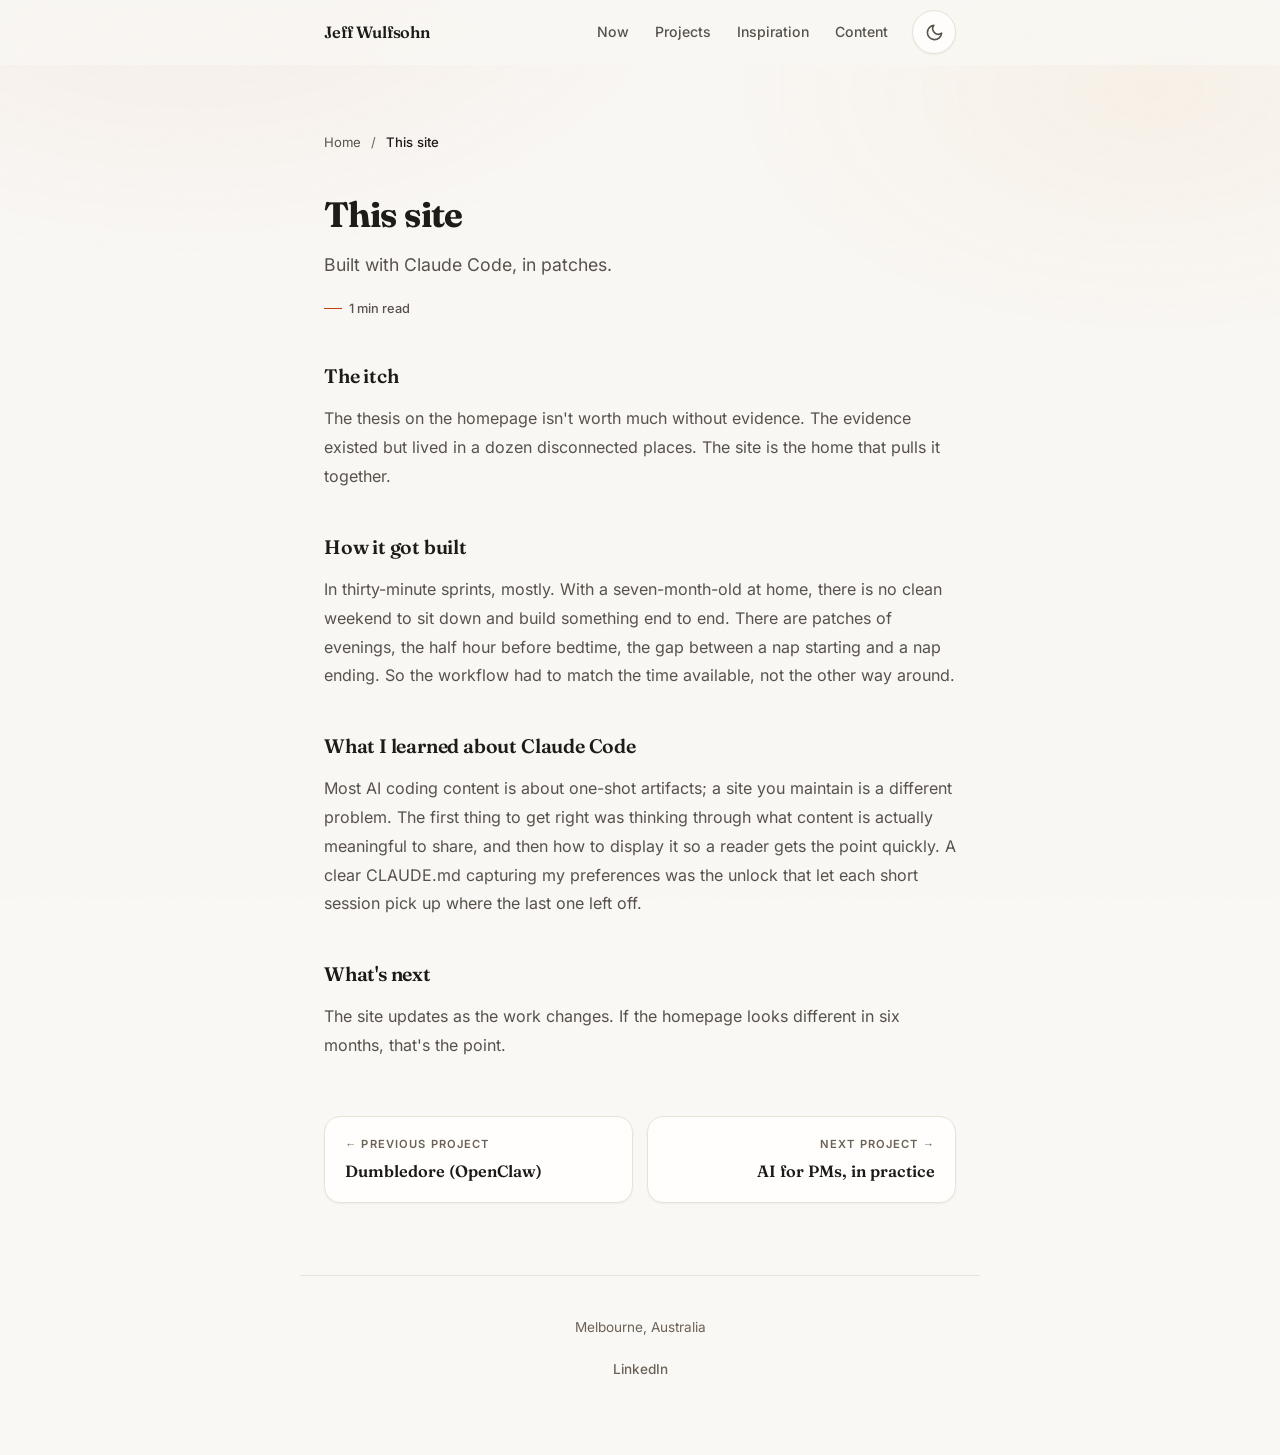
<file: projects/this-site/index.html>
<!DOCTYPE html>
<html lang="en">
<head>
    <meta charset="UTF-8">
    <meta name="viewport" content="width=device-width, initial-scale=1.0">
    <title>This site — Jeff Wulfsohn</title>
    <meta name="description" content="Built with Claude Code, in thirty-minute sprints. What I learned about choosing which content is worth sharing, how to display it, and what Claude Code is good at on a site you maintain.">
    <link rel="canonical" href="https://checked0ut.github.io/jeff-personal-site/projects/this-site/">
    <meta property="og:title" content="This site — Jeff Wulfsohn">
    <meta property="og:description" content="Built with Claude Code, in patches. The site updates as the work changes.">
    <meta property="og:type" content="article">
    <meta property="og:url" content="https://checked0ut.github.io/jeff-personal-site/projects/this-site/">
    <meta property="og:image" content="https://checked0ut.github.io/jeff-personal-site/assets/og-image.png">
    <meta property="og:image:width" content="1200">
    <meta property="og:image:height" content="630">
    <meta property="og:image:alt" content="Jeff Wulfsohn — AI-pilled human (also a PM)">
    <meta name="twitter:card" content="summary_large_image">
    <meta name="twitter:image" content="https://checked0ut.github.io/jeff-personal-site/assets/og-image.png">
    <meta name="theme-color" content="#faf8f5" media="(prefers-color-scheme: light)">
    <meta name="theme-color" content="#141210" media="(prefers-color-scheme: dark)">
    <link rel="icon" href="data:image/svg+xml,<svg xmlns='http://www.w3.org/2000/svg' viewBox='0 0 100 100'><circle cx='50' cy='50' r='50' fill='%231c1a17'/><text x='50' y='57' text-anchor='middle' dominant-baseline='middle' font-family='Georgia, serif' font-size='40' font-weight='600' fill='%23faf8f5'>JW</text></svg>">
    <link rel="preload" href="../../assets/fonts/fraunces-latin-standard-normal.woff2" as="font" type="font/woff2" crossorigin>
    <link rel="preload" href="../../assets/fonts/inter-latin-wght-normal.woff2" as="font" type="font/woff2" crossorigin>
    <link rel="stylesheet" href="../../styles.css">
    <script>
        (function () {
            document.documentElement.classList.add('js');
            var s = localStorage.getItem('theme');
            var d = window.matchMedia('(prefers-color-scheme: dark)').matches;
            if (s === 'dark' || (!s && d)) {
                document.documentElement.setAttribute('data-theme', 'dark');
            }
        })();
    </script>
    <script defer src="../../main.js"></script>
</head>
<body>
    <a class="skip-link" href="#main">Skip to content</a>

    <header class="site-header">
        <div class="site-header__inner">
            <a class="brand" href="../../">Jeff Wulfsohn</a>
            <nav class="site-nav" id="site-nav" aria-label="Site sections">
                <a href="../../#now">Now</a>
                <a href="../../#projects">Projects</a>
                <a href="../../#inspiration">Inspiration</a>
                <a href="../../#content">Content</a>
            </nav>
            <div class="header-actions">
                <button type="button" class="theme-toggle" aria-label="Switch to dark mode">
                    <svg class="icon-moon" width="19" height="19" viewBox="0 0 24 24" fill="none" stroke="currentColor" stroke-width="2" stroke-linecap="round" stroke-linejoin="round" aria-hidden="true"><path d="M21 12.79A9 9 0 1 1 11.21 3 7 7 0 0 0 21 12.79z"/></svg>
                    <svg class="icon-sun" width="19" height="19" viewBox="0 0 24 24" fill="none" stroke="currentColor" stroke-width="2" stroke-linecap="round" stroke-linejoin="round" aria-hidden="true"><circle cx="12" cy="12" r="4"/><path d="M12 2v2"/><path d="M12 20v2"/><path d="m4.93 4.93 1.41 1.41"/><path d="m17.66 17.66 1.41 1.41"/><path d="M2 12h2"/><path d="M20 12h2"/><path d="m6.34 17.66-1.41 1.41"/><path d="m19.07 4.93-1.41 1.41"/></svg>
                </button>
                <button type="button" class="nav-toggle" aria-expanded="false" aria-controls="site-nav" aria-label="Open menu">
                    <span class="nav-toggle__bar"></span>
                    <span class="nav-toggle__bar"></span>
                    <span class="nav-toggle__bar"></span>
                </button>
            </div>
        </div>
    </header>

    <main class="container" id="main">
        <nav class="breadcrumb" aria-label="Breadcrumb">
            <a href="../../">Home</a><span class="sep">/</span><span class="current">This site</span>
        </nav>

        <article class="prose">
            <header class="article-header">
                <h1 class="vt-this-site">This site</h1>
                <p class="article-dek">Built with Claude Code, in patches.</p>
            </header>

            <h2>The itch</h2>
            <p>The thesis on the homepage isn't worth much without evidence. The evidence existed but lived in a dozen disconnected places. The site is the home that pulls it together.</p>

            <h2>How it got built</h2>
            <p>In thirty-minute sprints, mostly. With a seven-month-old at home, there is no clean weekend to sit down and build something end to end. There are patches of evenings, the half hour before bedtime, the gap between a nap starting and a nap ending. So the workflow had to match the time available, not the other way around.</p>

            <h2>What I learned about Claude Code</h2>
            <p>Most AI coding content is about one-shot artifacts; a site you maintain is a different problem. The first thing to get right was thinking through what content is actually meaningful to share, and then how to display it so a reader gets the point quickly. A clear CLAUDE.md capturing my preferences was the unlock that let each short session pick up where the last one left off.</p>

            <h2>What's next</h2>
            <p>The site updates as the work changes. If the homepage looks different in six months, that's the point.</p>
        </article>

        <nav class="project-pager" aria-label="More projects">
            <a class="pager-link pager-prev" href="../dumbledore/">
                <span class="pager-label">&larr; Previous project</span>
                <span class="pager-title">Dumbledore (OpenClaw)</span>
            </a>
            <a class="pager-link pager-next" href="../ai-for-pms/">
                <span class="pager-label">Next project &rarr;</span>
                <span class="pager-title">AI for PMs, in practice</span>
            </a>
        </nav>
    </main>

    <footer class="site-footer">
        <p>Melbourne, Australia</p>
        <div class="social-links">
            <a href="https://linkedin.com/in/jeff-wulfsohn" target="_blank" rel="noopener">LinkedIn</a>
        </div>
    </footer>
</body>
</html>
</file>
<file: styles.css>
/* ============================================================
   Self-hosted fonts (latin subsets, variable)
   ============================================================ */
@font-face {
    font-family: 'Fraunces Variable';
    font-style: normal;
    font-display: swap;
    font-weight: 100 900;
    src: url('assets/fonts/fraunces-latin-standard-normal.woff2') format('woff2-variations');
    unicode-range: U+0000-00FF, U+0131, U+0152-0153, U+02BB-02BC, U+02C6, U+02DA, U+02DC, U+0304, U+0308, U+0329, U+2000-206F, U+20AC, U+2122, U+2191, U+2193, U+2212, U+2215, U+FEFF, U+FFFD;
}

@font-face {
    font-family: 'Inter Variable';
    font-style: normal;
    font-display: swap;
    font-weight: 100 900;
    src: url('assets/fonts/inter-latin-wght-normal.woff2') format('woff2-variations');
    unicode-range: U+0000-00FF, U+0131, U+0152-0153, U+02BB-02BC, U+02C6, U+02DA, U+02DC, U+0304, U+0308, U+0329, U+2000-206F, U+20AC, U+2122, U+2191, U+2193, U+2212, U+2215, U+FEFF, U+FFFD;
}

/* ============================================================
   Design tokens — warm paper & ink, one confident accent
   ============================================================ */
:root {
    --font-display: 'Fraunces Variable', Georgia, 'Times New Roman', serif;
    --font-body: 'Inter Variable', -apple-system, BlinkMacSystemFont, 'Segoe UI', sans-serif;
    --bg: #faf8f5;
    --surface: #fffefc;
    --surface-hover: #f3efe9;
    --border: #e8e2d9;
    --border-strong: #d8d0c3;
    --text: #1c1a17;
    --text-secondary: #57514a;
    --text-muted: #6b6257;
    --accent: #c2410c;
    --accent-strong: #9a3412;
    --accent-light: #fbeee4;
    --gradient-1: #c2410c;
    --gradient-2: #d97706;
    --header-bg: rgba(250, 248, 245, 0.85);
    --glow-1: rgba(194, 65, 12, 0.06);
    --glow-2: rgba(217, 119, 6, 0.05);
    --shadow-sm: 0 1px 2px rgba(43, 36, 26, 0.06);
    --shadow-md: 0 1px 2px rgba(43, 36, 26, 0.05), 0 8px 24px -12px rgba(43, 36, 26, 0.2);
    --shadow-lg: 0 2px 4px rgba(43, 36, 26, 0.05), 0 20px 44px -16px rgba(43, 36, 26, 0.25);
    --spot: rgba(217, 119, 6, 0.08);
    --ghost: rgba(28, 26, 23, 0.14);
    --radius: 16px;
    --radius-sm: 10px;
    --header-h: 64px;
    color-scheme: light;
}

[data-theme="dark"] {
    --bg: #141210;
    --surface: #1d1a16;
    --surface-hover: #27231e;
    --border: #322d26;
    --border-strong: #453e34;
    --text: #f2ede5;
    --text-secondary: #beb4a6;
    --text-muted: #9c9285;
    --accent: #fdba74;
    --accent-strong: #fed7aa;
    --accent-light: rgba(251, 146, 60, 0.14);
    --gradient-1: #fb923c;
    --gradient-2: #fbbf24;
    --header-bg: rgba(20, 18, 16, 0.85);
    --glow-1: rgba(251, 146, 60, 0.07);
    --glow-2: rgba(251, 191, 36, 0.05);
    --shadow-sm: 0 1px 2px rgba(0, 0, 0, 0.4);
    --shadow-md: 0 1px 2px rgba(0, 0, 0, 0.35), 0 10px 28px -12px rgba(0, 0, 0, 0.55);
    --shadow-lg: 0 2px 4px rgba(0, 0, 0, 0.35), 0 24px 48px -16px rgba(0, 0, 0, 0.6);
    --spot: rgba(251, 146, 60, 0.1);
    --ghost: rgba(242, 237, 229, 0.12);
    color-scheme: dark;
}

/* ============================================================
   Base
   ============================================================ */
* {
    margin: 0;
    padding: 0;
    box-sizing: border-box;
}

html {
    scroll-behavior: smooth;
}

/* Cross-document view transitions where supported (progressive enhancement) */
@view-transition {
    navigation: auto;
}

body {
    font-family: var(--font-body);
    background: var(--bg);
    color: var(--text);
    line-height: 1.65;
    min-height: 100vh;
    -webkit-font-smoothing: antialiased;
    text-rendering: optimizeLegibility;
}

/* Soft ambient glow behind the page */
body::before {
    content: "";
    position: fixed;
    inset: 0;
    z-index: -1;
    pointer-events: none;
    background:
        radial-gradient(56rem 32rem at 15% -5%, var(--glow-1), transparent 60%),
        radial-gradient(48rem 28rem at 90% 10%, var(--glow-2), transparent 60%);
}

/* Barely-there paper grain */
body::after {
    content: "";
    position: fixed;
    inset: 0;
    z-index: 999;
    pointer-events: none;
    opacity: 0.028;
    background-image: url("data:image/svg+xml,%3Csvg xmlns='http://www.w3.org/2000/svg' width='128' height='128'%3E%3Cfilter id='n'%3E%3CfeTurbulence type='fractalNoise' baseFrequency='0.85' numOctaves='2' stitchTiles='stitch'/%3E%3C/filter%3E%3Crect width='128' height='128' filter='url(%23n)'/%3E%3C/svg%3E");
    background-size: 128px 128px;
}

::selection {
    background: var(--accent-light);
    color: var(--accent-strong);
}

.container {
    max-width: 680px;
    margin: 0 auto;
    padding: 56px 24px 72px;
}

section[id] {
    scroll-margin-top: calc(var(--header-h) + 16px);
}

.visually-hidden {
    position: absolute;
    width: 1px;
    height: 1px;
    padding: 0;
    margin: -1px;
    overflow: hidden;
    clip: rect(0 0 0 0);
    white-space: nowrap;
    border: 0;
}

/* Skip link for keyboard users */
.skip-link {
    position: absolute;
    left: -9999px;
    top: 0;
    background: var(--accent);
    color: #fff;
    padding: 12px 18px;
    border-radius: 0 0 10px 0;
    z-index: 300;
    font-size: 0.85rem;
    font-weight: 500;
    text-decoration: none;
}

.skip-link:focus {
    left: 0;
}

/* ============================================================
   Site header + navigation
   ============================================================ */
.site-header {
    position: sticky;
    top: 0;
    z-index: 100;
    background: var(--header-bg);
    -webkit-backdrop-filter: blur(14px) saturate(160%);
    backdrop-filter: blur(14px) saturate(160%);
    border-bottom: 1px solid transparent;
    transition: border-color 0.3s ease, box-shadow 0.3s ease;
}

.site-header.scrolled {
    border-bottom-color: var(--border);
    box-shadow: var(--shadow-sm);
}

.site-header__inner {
    max-width: 680px;
    margin: 0 auto;
    padding: 0 24px;
    min-height: var(--header-h);
    display: flex;
    align-items: center;
    justify-content: space-between;
    gap: 12px;
    position: relative;
}

.brand {
    font-family: var(--font-display);
    font-optical-sizing: auto;
    font-weight: 600;
    font-size: 1.02rem;
    color: var(--text);
    text-decoration: none;
    letter-spacing: -0.01em;
    transition: color 0.2s ease;
    display: inline-flex;
    align-items: center;
    min-height: 48px;
}

.brand:hover {
    color: var(--accent);
}

/* In-page navigation */
.site-nav {
    display: flex;
    align-items: center;
    gap: 2px;
    margin-left: auto;
}

.site-nav a {
    position: relative;
    display: inline-flex;
    align-items: center;
    min-height: 44px;
    padding: 0 12px;
    border-radius: var(--radius-sm);
    font-size: 0.88rem;
    font-weight: 500;
    color: var(--text-secondary);
    text-decoration: none;
    transition: color 0.2s ease, background-color 0.2s ease;
}

.site-nav a::after {
    content: "";
    position: absolute;
    left: 12px;
    right: 12px;
    bottom: 8px;
    height: 2px;
    border-radius: 2px;
    background: linear-gradient(90deg, var(--gradient-1), var(--gradient-2));
    transform: scaleX(0);
    transform-origin: left center;
    transition: transform 0.25s ease;
}

.site-nav a:hover {
    color: var(--text);
    background: var(--surface-hover);
}

.site-nav a:hover::after,
.site-nav a.active::after {
    transform: scaleX(1);
}

.site-nav a.active {
    color: var(--text);
}

.header-actions {
    display: flex;
    align-items: center;
    gap: 8px;
    flex-shrink: 0;
}

/* Theme toggle */
.theme-toggle {
    position: relative;
    background: var(--surface);
    border: 1px solid var(--border);
    border-radius: 50%;
    width: 44px;
    height: 44px;
    cursor: pointer;
    display: flex;
    align-items: center;
    justify-content: center;
    color: var(--text-secondary);
    transition: border-color 0.25s ease, box-shadow 0.25s ease, transform 0.25s ease, color 0.25s ease;
    box-shadow: var(--shadow-sm);
    flex-shrink: 0;
}

.theme-toggle:hover {
    transform: translateY(-1px);
    border-color: var(--accent);
    color: var(--accent);
    box-shadow: var(--shadow-md);
}

.theme-toggle svg {
    position: absolute;
    width: 19px;
    height: 19px;
    transition: transform 0.45s cubic-bezier(0.22, 1, 0.36, 1), opacity 0.3s ease;
}

.theme-toggle .icon-moon {
    opacity: 1;
    transform: rotate(0) scale(1);
}

.theme-toggle .icon-sun {
    opacity: 0;
    transform: rotate(-90deg) scale(0.4);
}

[data-theme="dark"] .theme-toggle .icon-moon {
    opacity: 0;
    transform: rotate(90deg) scale(0.4);
}

[data-theme="dark"] .theme-toggle .icon-sun {
    opacity: 1;
    transform: rotate(0) scale(1);
}

/* Burger toggle (mobile only) */
.nav-toggle {
    display: none;
    flex-direction: column;
    align-items: center;
    justify-content: center;
    gap: 5px;
    width: 48px;
    height: 48px;
    background: transparent;
    border: none;
    border-radius: var(--radius-sm);
    cursor: pointer;
}

.nav-toggle:hover {
    background: var(--surface-hover);
}

.nav-toggle__bar {
    display: block;
    width: 20px;
    height: 2px;
    border-radius: 2px;
    background: var(--text);
    transition: transform 0.3s cubic-bezier(0.22, 1, 0.36, 1), opacity 0.2s ease;
}

.nav-toggle[aria-expanded="true"] .nav-toggle__bar:nth-child(1) {
    transform: translateY(7px) rotate(45deg);
}

.nav-toggle[aria-expanded="true"] .nav-toggle__bar:nth-child(2) {
    opacity: 0;
    transform: scaleX(0);
}

.nav-toggle[aria-expanded="true"] .nav-toggle__bar:nth-child(3) {
    transform: translateY(-7px) rotate(-45deg);
}

/* ============================================================
   Hero — left-aligned, editorial
   ============================================================ */
.hero {
    text-align: left;
    margin: 24px 0 56px;
    animation: fadeUp 0.7s cubic-bezier(0.22, 1, 0.36, 1) both;
}

.avatar {
    width: 76px;
    height: 76px;
    border-radius: 50%;
    background: var(--text);
    margin: 0 0 28px;
    display: flex;
    align-items: center;
    justify-content: center;
    font-family: var(--font-display);
    font-optical-sizing: auto;
    font-size: 1.7rem;
    font-weight: 500;
    color: var(--bg);
    box-shadow: var(--shadow-md);
    position: relative;
    will-change: transform;
}

.avatar::after {
    content: "";
    position: absolute;
    inset: -6px;
    border-radius: 50%;
    border: 1px solid var(--border-strong);
    opacity: 0.9;
}

/* Portrait photo slot: drop assets/portrait.jpg in and swap the markup */
.avatar img {
    width: 100%;
    height: 100%;
    border-radius: 50%;
    object-fit: cover;
}

.hero h1 {
    font-family: var(--font-display);
    font-optical-sizing: auto;
    font-size: clamp(2.6rem, 5.5vw + 1rem, 4.4rem);
    font-weight: 560;
    letter-spacing: -0.02em;
    line-height: 1.04;
    margin-bottom: 4px;
    color: var(--text);
}

/* Hand-drawn underline stroke, drawn in on load */
.hero-stroke {
    display: block;
    width: min(240px, 52%);
    height: 12px;
    margin: 10px 0 2px 2px;
    color: var(--accent);
    overflow: visible;
}

.hero-stroke path {
    fill: none;
    stroke: currentColor;
    stroke-width: 4;
    stroke-linecap: round;
    stroke-dasharray: 300;
    stroke-dashoffset: 300;
    animation: drawStroke 0.9s cubic-bezier(0.65, 0, 0.35, 1) 0.5s forwards;
}

@keyframes drawStroke {
    to {
        stroke-dashoffset: 0;
    }
}

.hero .tagline {
    font-size: clamp(1.08rem, 1vw + 0.88rem, 1.25rem);
    font-weight: 480;
    color: var(--accent);
    display: inline-block;
    margin-top: 10px;
}

.hero .location {
    color: var(--text-muted);
    font-size: 0.9rem;
    margin-top: 8px;
}

.hero-cta {
    margin-top: 14px;
}

.hero-cta a {
    display: inline-flex;
    align-items: center;
    gap: 6px;
    min-height: 44px;
    font-size: 0.9rem;
    font-weight: 500;
    color: var(--accent);
    text-decoration: none;
    border-bottom: 1px solid transparent;
    transition: gap 0.25s ease, color 0.2s ease;
}

.hero-cta a:hover {
    gap: 10px;
    color: var(--accent-strong);
}

/* Lead / thesis prose */
.lead {
    max-width: 62ch;
    margin: 30px 0 0;
    text-align: left;
}

.lead p {
    color: var(--text-secondary);
    font-size: 1.04rem;
    line-height: 1.75;
}

.lead p + p {
    margin-top: 1.1rem;
}

/* ============================================================
   Current role card
   ============================================================ */
.current-role {
    display: block;
    color: inherit;
    text-decoration: none;
    background: var(--surface);
    border: 1px solid var(--border);
    border-radius: var(--radius);
    padding: 22px 24px;
    margin-bottom: 36px;
    animation: fadeUp 0.7s cubic-bezier(0.22, 1, 0.36, 1) 0.12s both;
    transition: transform 0.3s cubic-bezier(0.22, 1, 0.36, 1), box-shadow 0.3s ease, border-color 0.3s ease;
    box-shadow: var(--shadow-md);
    will-change: transform;
}

.current-role:hover {
    transform: translateY(-3px);
    border-color: var(--accent);
    box-shadow: var(--shadow-lg);
}

.role-header {
    display: flex;
    align-items: center;
    gap: 16px;
}

.role-identity {
    display: flex;
    flex-direction: column;
    gap: 2px;
    min-width: 0;
}

.current-role .company-logo {
    width: 48px;
    height: 48px;
    border-radius: 12px;
    display: flex;
    align-items: center;
    justify-content: center;
    overflow: hidden;
    flex-shrink: 0;
    transition: transform 0.3s cubic-bezier(0.22, 1, 0.36, 1);
}

.current-role:hover .company-logo {
    transform: scale(1.06);
}

.current-role .company-logo img {
    width: 100%;
    height: 100%;
    object-fit: contain;
}

.role {
    font-family: var(--font-display);
    font-optical-sizing: auto;
    font-size: 1.22rem;
    font-weight: 600;
    letter-spacing: -0.01em;
    line-height: 1.25;
    margin-bottom: 0;
}

.company {
    font-size: 0.9rem;
    font-weight: 500;
    color: var(--text-muted);
    margin-bottom: 0;
    transition: color 0.25s ease;
}

.role-scope {
    font-size: 0.78rem;
    color: var(--text-muted);
    margin-top: 2px;
}

.current-role:hover .company {
    color: var(--accent);
}

.role-arrow {
    margin-left: auto;
    color: var(--text-muted);
    flex-shrink: 0;
    transition: transform 0.3s cubic-bezier(0.22, 1, 0.36, 1), color 0.25s ease;
}

.current-role:hover .role-arrow {
    transform: translate(2px, -2px);
    color: var(--accent);
}

/* ============================================================
   Sections
   ============================================================ */
.section {
    margin-bottom: 56px;
}

.section-title {
    display: flex;
    align-items: baseline;
    gap: 14px;
    font-family: var(--font-body);
    font-size: 0.74rem;
    font-weight: 600;
    text-transform: uppercase;
    letter-spacing: 0.16em;
    color: var(--text-muted);
    margin-bottom: 24px;
}

/* Oversized ghosted numeral, e.g. 01 */
.section-title::before {
    content: attr(data-num);
    font-family: var(--font-display);
    font-optical-sizing: auto;
    font-size: 2rem;
    font-weight: 400;
    letter-spacing: 0;
    line-height: 1;
    color: var(--ghost);
    flex-shrink: 0;
    transform: translateY(0.12em);
}

.section-title::after {
    content: "";
    flex: 1;
    height: 1px;
    background: var(--border);
    align-self: center;
}

/* Scroll-reveal (only applies when JS is available) */
.js .reveal {
    opacity: 0;
    transform: translateY(18px);
}

.js .reveal.visible {
    opacity: 1;
    transform: translateY(0);
    transition: opacity 0.6s ease, transform 0.6s cubic-bezier(0.22, 1, 0.36, 1);
}

/* ============================================================
   Right now
   ============================================================ */
.right-now {
    position: relative;
    background: var(--surface);
    border: 1px solid var(--border);
    border-radius: var(--radius);
    padding: 24px 26px;
    box-shadow: var(--shadow-md);
    overflow: hidden;
}

.right-now::before {
    content: "";
    position: absolute;
    left: 0;
    top: 0;
    bottom: 0;
    width: 3px;
    background: linear-gradient(180deg, var(--gradient-1), var(--gradient-2));
}

.right-now p {
    color: var(--text-secondary);
    font-size: 0.98rem;
    line-height: 1.7;
}

.right-now .update-note {
    display: block;
    margin-top: 14px;
    font-size: 0.78rem;
    color: var(--text-muted);
    font-style: italic;
}

/* Deploy-time freshness stamp (see .github/scripts/right_now_updated.py) */
.right-now .updated-stamp {
    display: block;
    margin-top: 14px;
    font-size: 0.72rem;
    font-weight: 600;
    text-transform: uppercase;
    letter-spacing: 0.1em;
    color: var(--accent);
}

.right-now .updated-stamp + .update-note {
    margin-top: 3px;
}

/* ============================================================
   Things I've built
   ============================================================ */
.project-grid {
    display: grid;
    grid-template-columns: repeat(2, 1fr);
    gap: 16px;
}

.project-card {
    position: relative;
    background: var(--surface);
    border: 1px solid var(--border);
    border-radius: var(--radius);
    padding: 24px;
    display: flex;
    flex-direction: column;
    gap: 10px;
    text-decoration: none;
    color: inherit;
    overflow: hidden;
    box-shadow: var(--shadow-sm);
    transition: transform 0.3s cubic-bezier(0.22, 1, 0.36, 1), box-shadow 0.3s ease, border-color 0.3s ease;
    will-change: transform;
}

.project-card:hover {
    transform: translateY(-4px);
    border-color: var(--accent);
    box-shadow: var(--shadow-lg);
}

/* Cursor spotlight (coordinates set from JS) */
.project-card::after {
    content: "";
    position: absolute;
    inset: 0;
    border-radius: inherit;
    background: radial-gradient(340px circle at var(--mx, 50%) var(--my, 0%), var(--spot), transparent 65%);
    opacity: 0;
    transition: opacity 0.35s ease;
    pointer-events: none;
}

.project-card:hover::after,
.project-card:focus-visible::after {
    opacity: 1;
}

.project-card__top {
    display: flex;
    align-items: center;
    justify-content: space-between;
    gap: 10px;
    margin-bottom: 4px;
}

.project-glyph {
    width: 26px;
    height: 26px;
    color: var(--accent);
    flex-shrink: 0;
    transition: transform 0.35s cubic-bezier(0.22, 1, 0.36, 1);
}

.project-card:hover .project-glyph {
    transform: translateY(-2px) rotate(-6deg) scale(1.08);
}

.project-chip {
    display: inline-flex;
    align-items: center;
    padding: 3px 10px;
    border: 1px solid var(--border-strong);
    border-radius: 999px;
    font-size: 0.64rem;
    font-weight: 600;
    text-transform: uppercase;
    letter-spacing: 0.1em;
    color: var(--text-muted);
    white-space: nowrap;
    transition: color 0.25s ease, border-color 0.25s ease, background-color 0.25s ease;
}

.project-card:hover .project-chip {
    color: var(--accent);
    border-color: var(--accent);
    background: var(--accent-light);
}

.project-card__title {
    font-family: var(--font-display);
    font-optical-sizing: auto;
    font-size: 1.15rem;
    font-weight: 600;
    letter-spacing: -0.01em;
    color: var(--text);
}

/* Card title morphs into the article heading (Chromium) */
.vt-ai-for-pms { view-transition-name: title-ai-for-pms; }
.vt-squiz { view-transition-name: title-squiz; }
.vt-board-of-advisors { view-transition-name: title-board-of-advisors; }
.vt-dumbledore { view-transition-name: title-dumbledore; }
.vt-this-site { view-transition-name: title-this-site; }

.project-card__desc {
    font-size: 0.88rem;
    color: var(--text-secondary);
    line-height: 1.6;
    flex-grow: 1;
}

.project-card__note {
    font-size: 0.8rem;
    font-style: italic;
    color: var(--text-muted);
    line-height: 1.5;
}

.read-more {
    display: inline-flex;
    align-items: center;
    gap: 4px;
    font-size: 0.85rem;
    font-weight: 500;
    color: var(--accent);
    margin-top: 2px;
    transition: gap 0.25s ease;
}

.project-card:hover .read-more {
    gap: 8px;
}

/* ============================================================
   Inspiration
   ============================================================ */
.inspiration-grid {
    display: grid;
    grid-template-columns: repeat(2, 1fr);
    gap: 14px;
}

.inspiration-item {
    background: var(--surface);
    border: 1px solid var(--border);
    border-radius: var(--radius);
    padding: 16px;
    display: flex;
    align-items: center;
    gap: 14px;
    text-decoration: none;
    box-shadow: var(--shadow-sm);
    transition: transform 0.3s cubic-bezier(0.22, 1, 0.36, 1), box-shadow 0.3s ease, border-color 0.3s ease;
    will-change: transform;
}

.inspiration-item:hover {
    transform: translateY(-3px);
    border-color: var(--accent);
    box-shadow: var(--shadow-md);
}

.inspiration-item img {
    width: 48px;
    height: 48px;
    border-radius: 50%;
    object-fit: cover;
    flex-shrink: 0;
    border: 1px solid var(--border);
    background: var(--surface-hover);
    transition: transform 0.3s cubic-bezier(0.22, 1, 0.36, 1);
}

.inspiration-item:hover img {
    transform: scale(1.08);
}

.inspiration-info h4 {
    font-size: 0.95rem;
    font-weight: 600;
    margin-bottom: 3px;
    color: var(--text);
}

.inspiration-info p {
    font-size: 0.78rem;
    color: var(--text-secondary);
    line-height: 1.5;
}

/* ============================================================
   Content I'm consuming (tabs are built by JS; static fallback
   keeps every group visible when JS is unavailable)
   ============================================================ */
.tab-list {
    display: inline-flex;
    gap: 4px;
    padding: 4px;
    margin-bottom: 20px;
    background: var(--surface-hover);
    border: 1px solid var(--border);
    border-radius: 999px;
    max-width: 100%;
    overflow-x: auto;
    -webkit-overflow-scrolling: touch;
}

.tab {
    display: inline-flex;
    align-items: center;
    gap: 8px;
    min-height: 40px;
    padding: 0 18px;
    border: none;
    border-radius: 999px;
    background: transparent;
    color: var(--text-secondary);
    font-family: var(--font-body);
    font-size: 0.86rem;
    font-weight: 500;
    white-space: nowrap;
    cursor: pointer;
    transition: color 0.2s ease, background-color 0.25s ease, box-shadow 0.25s ease;
}

.tab img {
    width: 15px;
    height: 15px;
    border-radius: 3px;
}

.tab .label-icon {
    font-size: 0.9rem;
    line-height: 1;
}

.tab:hover {
    color: var(--text);
}

.tab[aria-selected="true"] {
    background: var(--surface);
    color: var(--text);
    box-shadow: var(--shadow-sm);
}

.content-section {
    margin-bottom: 32px;
}

.tabs-ready .content-section {
    margin-bottom: 0;
}

.tabs-ready .content-section[hidden] {
    display: none;
}

.tabs-ready .content-section:not([hidden]) {
    animation: fadeUp 0.35s ease both;
}

.content-section h4 {
    font-family: var(--font-display);
    font-optical-sizing: auto;
    font-size: 0.8rem;
    font-weight: 600;
    color: var(--text-muted);
    margin-bottom: 14px;
    text-transform: uppercase;
    letter-spacing: 0.08em;
    display: flex;
    align-items: center;
    gap: 8px;
}

.content-section h4 img {
    width: 16px;
    height: 16px;
    border-radius: 4px;
    flex-shrink: 0;
}

.content-section h4 .label-icon {
    font-size: 0.95rem;
    line-height: 1;
}

.content-grid {
    display: flex;
    flex-wrap: wrap;
    gap: 10px;
}

.content-item {
    display: inline-flex;
    align-items: center;
    min-height: 44px;
    background: var(--surface);
    border: 1px solid var(--border);
    border-radius: 999px;
    padding: 0 18px;
    font-size: 0.87rem;
    font-weight: 500;
    color: var(--text-secondary);
    text-decoration: none;
    box-shadow: var(--shadow-sm);
    transition: transform 0.25s cubic-bezier(0.22, 1, 0.36, 1), background-color 0.25s ease, color 0.25s ease, border-color 0.25s ease, box-shadow 0.25s ease;
}

.content-item:hover {
    transform: translateY(-2px);
    background: var(--accent-light);
    color: var(--accent);
    border-color: var(--accent);
    box-shadow: var(--shadow-md);
}

/* ============================================================
   Detail pages: breadcrumb + article
   ============================================================ */
.breadcrumb {
    font-size: 0.82rem;
    color: var(--text-muted);
    margin-bottom: 30px;
    display: flex;
    align-items: center;
    flex-wrap: wrap;
}

.breadcrumb a {
    display: inline-flex;
    align-items: center;
    min-height: 44px;
    color: var(--text-secondary);
    text-decoration: none;
    transition: color 0.2s ease;
}

.breadcrumb a:hover {
    color: var(--accent);
}

.breadcrumb .sep {
    margin: 0 10px;
    color: var(--text-muted);
}

.breadcrumb .current {
    color: var(--text);
    font-weight: 500;
}

.article-header {
    margin-bottom: 36px;
    animation: fadeUp 0.7s cubic-bezier(0.22, 1, 0.36, 1) both;
}

.article-header h1 {
    font-family: var(--font-display);
    font-optical-sizing: auto;
    font-size: clamp(1.7rem, 3vw + 0.9rem, 2.2rem);
    font-weight: 700;
    letter-spacing: -0.025em;
    line-height: 1.15;
    margin-bottom: 14px;
    color: var(--text);
}

.article-dek {
    font-size: 1.1rem;
    color: var(--text-secondary);
    line-height: 1.6;
}

.prose {
    max-width: 68ch;
}

.prose h2 {
    font-family: var(--font-display);
    font-optical-sizing: auto;
    font-size: 1.22rem;
    font-weight: 600;
    letter-spacing: -0.01em;
    color: var(--text);
    margin-top: 40px;
    margin-bottom: 12px;
}

.prose p {
    color: var(--text-secondary);
    margin-bottom: 16px;
    line-height: 1.8;
}

.prose ol {
    margin: 0 0 16px;
    padding-left: 1.4rem;
    color: var(--text-secondary);
}

.prose li {
    margin-bottom: 12px;
    line-height: 1.8;
    padding-left: 4px;
}

.prose li:last-child {
    margin-bottom: 0;
}

.prose p strong,
.prose strong {
    color: var(--text);
    font-weight: 600;
}

.prose .lead-in {
    color: var(--text);
    font-weight: 600;
}

.placeholder-note {
    background: var(--accent-light);
    border: 1px dashed var(--accent);
    border-radius: 12px;
    padding: 14px 18px 16px;
    color: var(--text-secondary);
    font-size: 0.9rem;
    font-style: italic;
    margin-bottom: 16px;
}

.placeholder-note::before {
    content: "Coming soon";
    display: block;
    font-family: var(--font-body);
    font-style: normal;
    font-size: 0.66rem;
    font-weight: 600;
    text-transform: uppercase;
    letter-spacing: 0.12em;
    color: var(--accent);
    margin-bottom: 6px;
}

/* Reading time (computed and injected by main.js) */
.reading-time {
    margin-top: 12px;
    font-size: 0.8rem;
    font-weight: 500;
    color: var(--text-muted);
    display: flex;
    align-items: center;
    gap: 7px;
}

.reading-time::before {
    content: "";
    width: 18px;
    height: 1px;
    background: var(--accent);
}

/* Prev/next project pager on article pages */
.project-pager {
    display: grid;
    grid-template-columns: 1fr 1fr;
    gap: 14px;
    margin-top: 56px;
}

.pager-link {
    display: flex;
    flex-direction: column;
    gap: 4px;
    padding: 18px 20px;
    background: var(--surface);
    border: 1px solid var(--border);
    border-radius: var(--radius);
    text-decoration: none;
    box-shadow: var(--shadow-sm);
    transition: transform 0.3s cubic-bezier(0.22, 1, 0.36, 1), box-shadow 0.3s ease, border-color 0.3s ease;
}

.pager-link:hover {
    transform: translateY(-3px);
    border-color: var(--accent);
    box-shadow: var(--shadow-md);
}

.pager-next {
    text-align: right;
    align-items: flex-end;
}

.pager-label {
    font-size: 0.7rem;
    font-weight: 600;
    text-transform: uppercase;
    letter-spacing: 0.1em;
    color: var(--text-muted);
}

.pager-title {
    font-family: var(--font-display);
    font-optical-sizing: auto;
    font-size: 1.02rem;
    font-weight: 600;
    color: var(--text);
    transition: color 0.25s ease;
}

.pager-link:hover .pager-title {
    color: var(--accent);
}

/* Reading progress bar (injected by JS on article pages) */
.progress-bar {
    position: fixed;
    top: 0;
    left: 0;
    width: 100%;
    height: 3px;
    z-index: 200;
    background: linear-gradient(90deg, var(--gradient-1), var(--gradient-2));
    transform: scaleX(0);
    transform-origin: 0 50%;
    pointer-events: none;
}

/* ============================================================
   Back to top (injected by JS)
   ============================================================ */
.back-to-top {
    position: fixed;
    bottom: 22px;
    right: 22px;
    z-index: 90;
    width: 48px;
    height: 48px;
    display: flex;
    align-items: center;
    justify-content: center;
    border: 1px solid var(--border);
    border-radius: 50%;
    background: var(--surface);
    color: var(--text-secondary);
    cursor: pointer;
    box-shadow: var(--shadow-md);
    opacity: 0;
    transform: translateY(10px);
    pointer-events: none;
    transition: opacity 0.3s ease, transform 0.3s cubic-bezier(0.22, 1, 0.36, 1), border-color 0.25s ease, color 0.25s ease;
}

.back-to-top.show {
    opacity: 1;
    transform: translateY(0);
    pointer-events: auto;
}

.back-to-top:hover {
    border-color: var(--accent);
    color: var(--accent);
}

/* ============================================================
   Footer (site-level landmark, outside <main>)
   ============================================================ */
.site-footer {
    max-width: 680px;
    margin: 0 auto;
    padding: 40px 24px 64px;
    text-align: center;
    border-top: 1px solid var(--border);
}

.site-footer p {
    color: var(--text-muted);
    font-size: 0.85rem;
}

.social-links {
    display: flex;
    justify-content: center;
    gap: 24px;
    margin-top: 8px;
}

.social-links a {
    display: inline-flex;
    align-items: center;
    min-height: 44px;
    color: var(--text-muted);
    font-size: 0.85rem;
    font-weight: 500;
    text-decoration: none;
    transition: color 0.2s ease;
}

.social-links a:hover {
    color: var(--accent);
}

/* ============================================================
   Focus styles for accessibility
   ============================================================ */
a:focus-visible,
button:focus-visible,
[role="tab"]:focus-visible {
    outline: 2px solid var(--accent);
    outline-offset: 2px;
    border-radius: 6px;
}

.current-role:focus-visible,
.project-card:focus-visible,
.inspiration-item:focus-visible {
    border-radius: var(--radius);
}

.theme-toggle:focus-visible,
.back-to-top:focus-visible {
    border-radius: 50%;
}

/* ============================================================
   Animations
   ============================================================ */
@keyframes fadeUp {
    from {
        opacity: 0;
        transform: translateY(16px);
    }
    to {
        opacity: 1;
        transform: translateY(0);
    }
}

/* Reduced motion preference */
@media (prefers-reduced-motion: reduce) {
    *, *::before, *::after {
        animation-duration: 0.01ms !important;
        animation-iteration-count: 1 !important;
        transition-duration: 0.01ms !important;
    }
    html {
        scroll-behavior: auto;
    }
    .js .reveal {
        opacity: 1;
        transform: none;
    }
}

/* ============================================================
   Print
   ============================================================ */
@media print {
    body::before,
    body::after,
    .site-header,
    .skip-link,
    .theme-toggle,
    .nav-toggle,
    .back-to-top,
    .progress-bar,
    .project-pager,
    .hero-stroke {
        display: none !important;
    }

    body {
        background: #fff;
        color: #000;
    }

    .container {
        max-width: none;
        padding: 0;
    }

    .prose p,
    .prose li,
    .lead p,
    .article-dek {
        color: #222;
    }

    .current-role,
    .right-now,
    .project-card,
    .inspiration-item {
        box-shadow: none;
        border: 1px solid #ccc;
    }

    a {
        color: inherit;
    }

    .js .reveal {
        opacity: 1 !important;
        transform: none !important;
    }
}

/* ============================================================
   Responsive
   ============================================================ */
@media (max-width: 720px) {
    .nav-toggle {
        display: flex;
    }

    .site-nav {
        position: absolute;
        top: 100%;
        left: 0;
        right: 0;
        margin-left: 0;
        flex-direction: column;
        align-items: stretch;
        gap: 2px;
        padding: 10px 16px 16px;
        background: var(--surface);
        border-bottom: 1px solid var(--border);
        box-shadow: var(--shadow-lg);
        opacity: 0;
        visibility: hidden;
        transform: translateY(-8px);
        transition: opacity 0.25s ease, transform 0.25s cubic-bezier(0.22, 1, 0.36, 1), visibility 0.25s;
    }

    .site-header.nav-open .site-nav {
        opacity: 1;
        visibility: visible;
        transform: translateY(0);
    }

    .site-nav a {
        min-height: 48px;
        font-size: 0.95rem;
        padding: 0 14px;
    }

    .site-nav a::after {
        display: none;
    }

    .site-nav a.active {
        background: var(--accent-light);
        color: var(--accent);
    }
}

@media (max-width: 600px) {
    .container {
        padding: 36px 18px 72px;
    }

    .site-header__inner {
        padding: 0 12px 0 18px;
    }

    .hero {
        margin-bottom: 36px;
    }

    .current-role {
        padding: 18px;
    }

    .role {
        font-size: 1.12rem;
    }

    .section {
        margin-bottom: 48px;
    }

    .content-item {
        min-height: 48px;
    }

    .tab {
        min-height: 44px;
        padding: 0 15px;
    }

    .back-to-top {
        bottom: 16px;
        right: 16px;
    }
}

@media (max-width: 520px) {
    .project-grid {
        grid-template-columns: 1fr;
    }

    .inspiration-grid {
        grid-template-columns: 1fr;
    }

    .project-pager {
        grid-template-columns: 1fr;
    }

    .pager-next {
        text-align: left;
        align-items: flex-start;
    }
}
</file>
